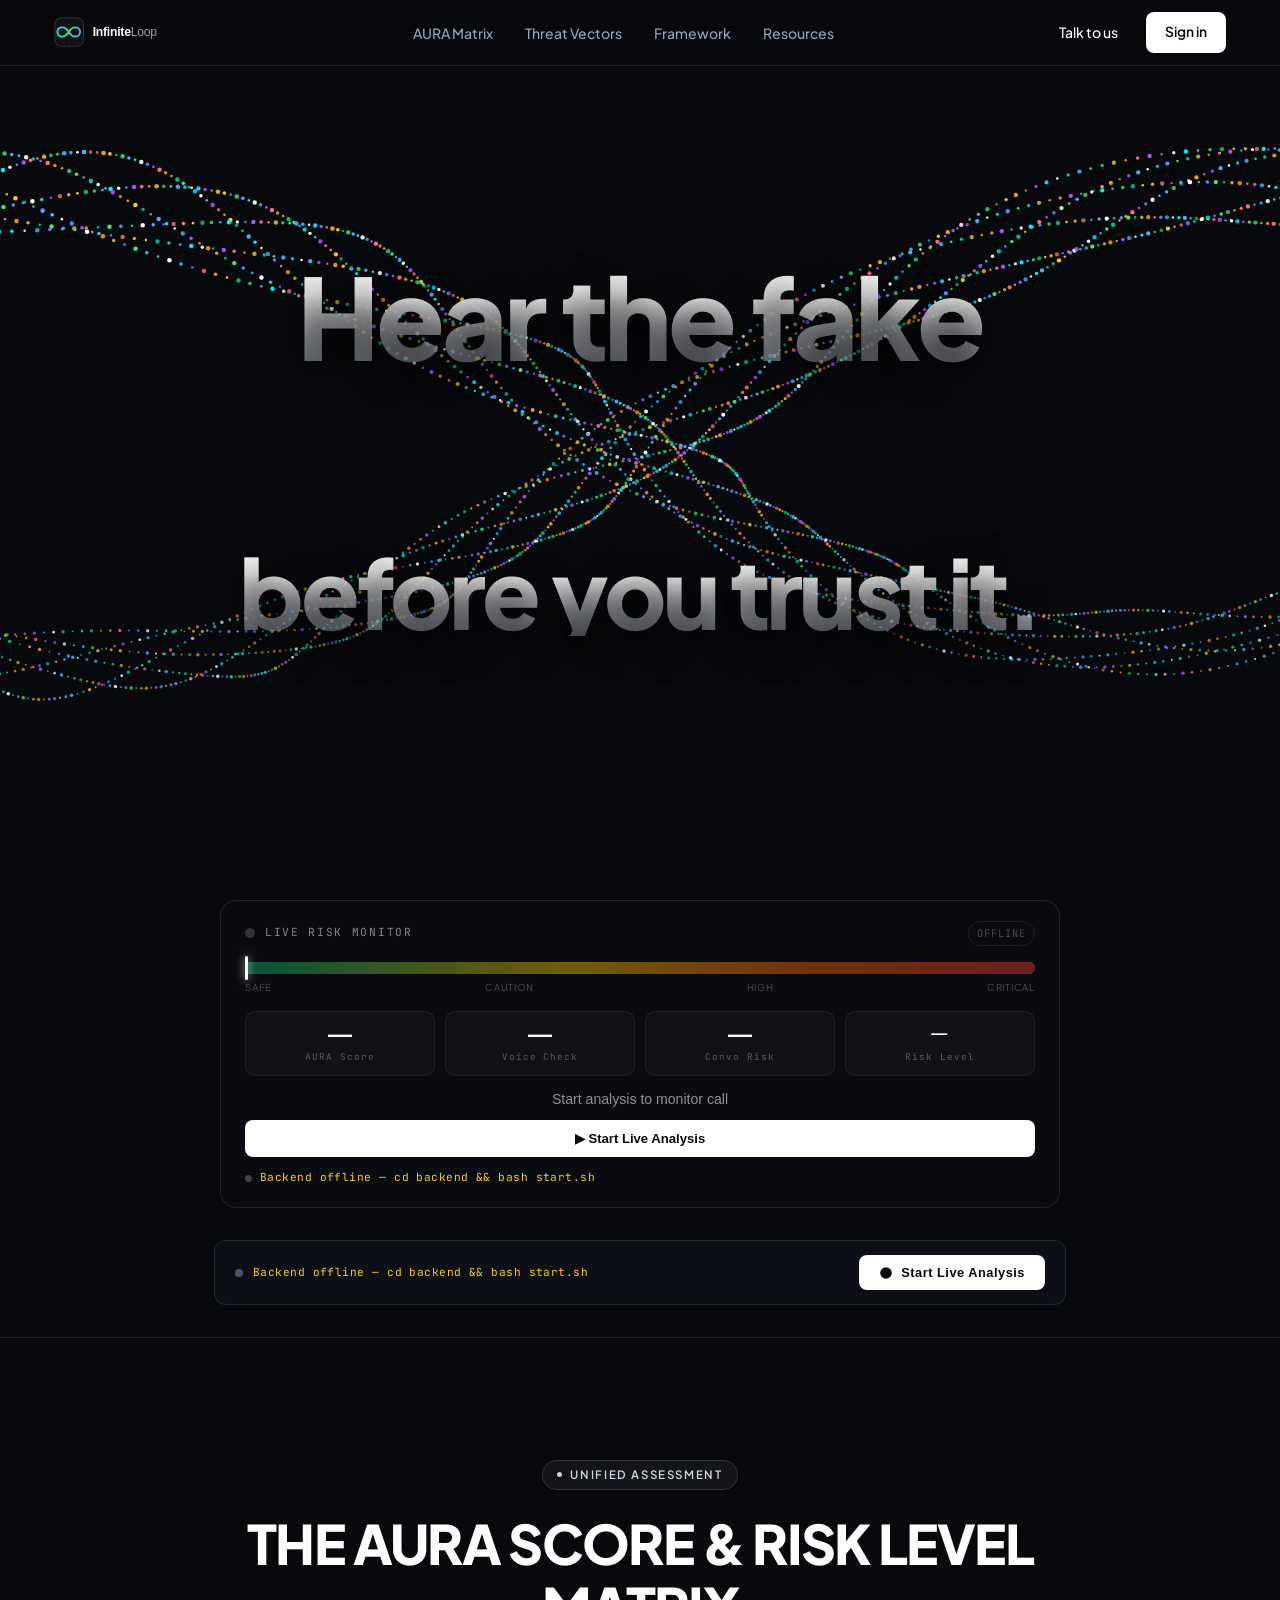
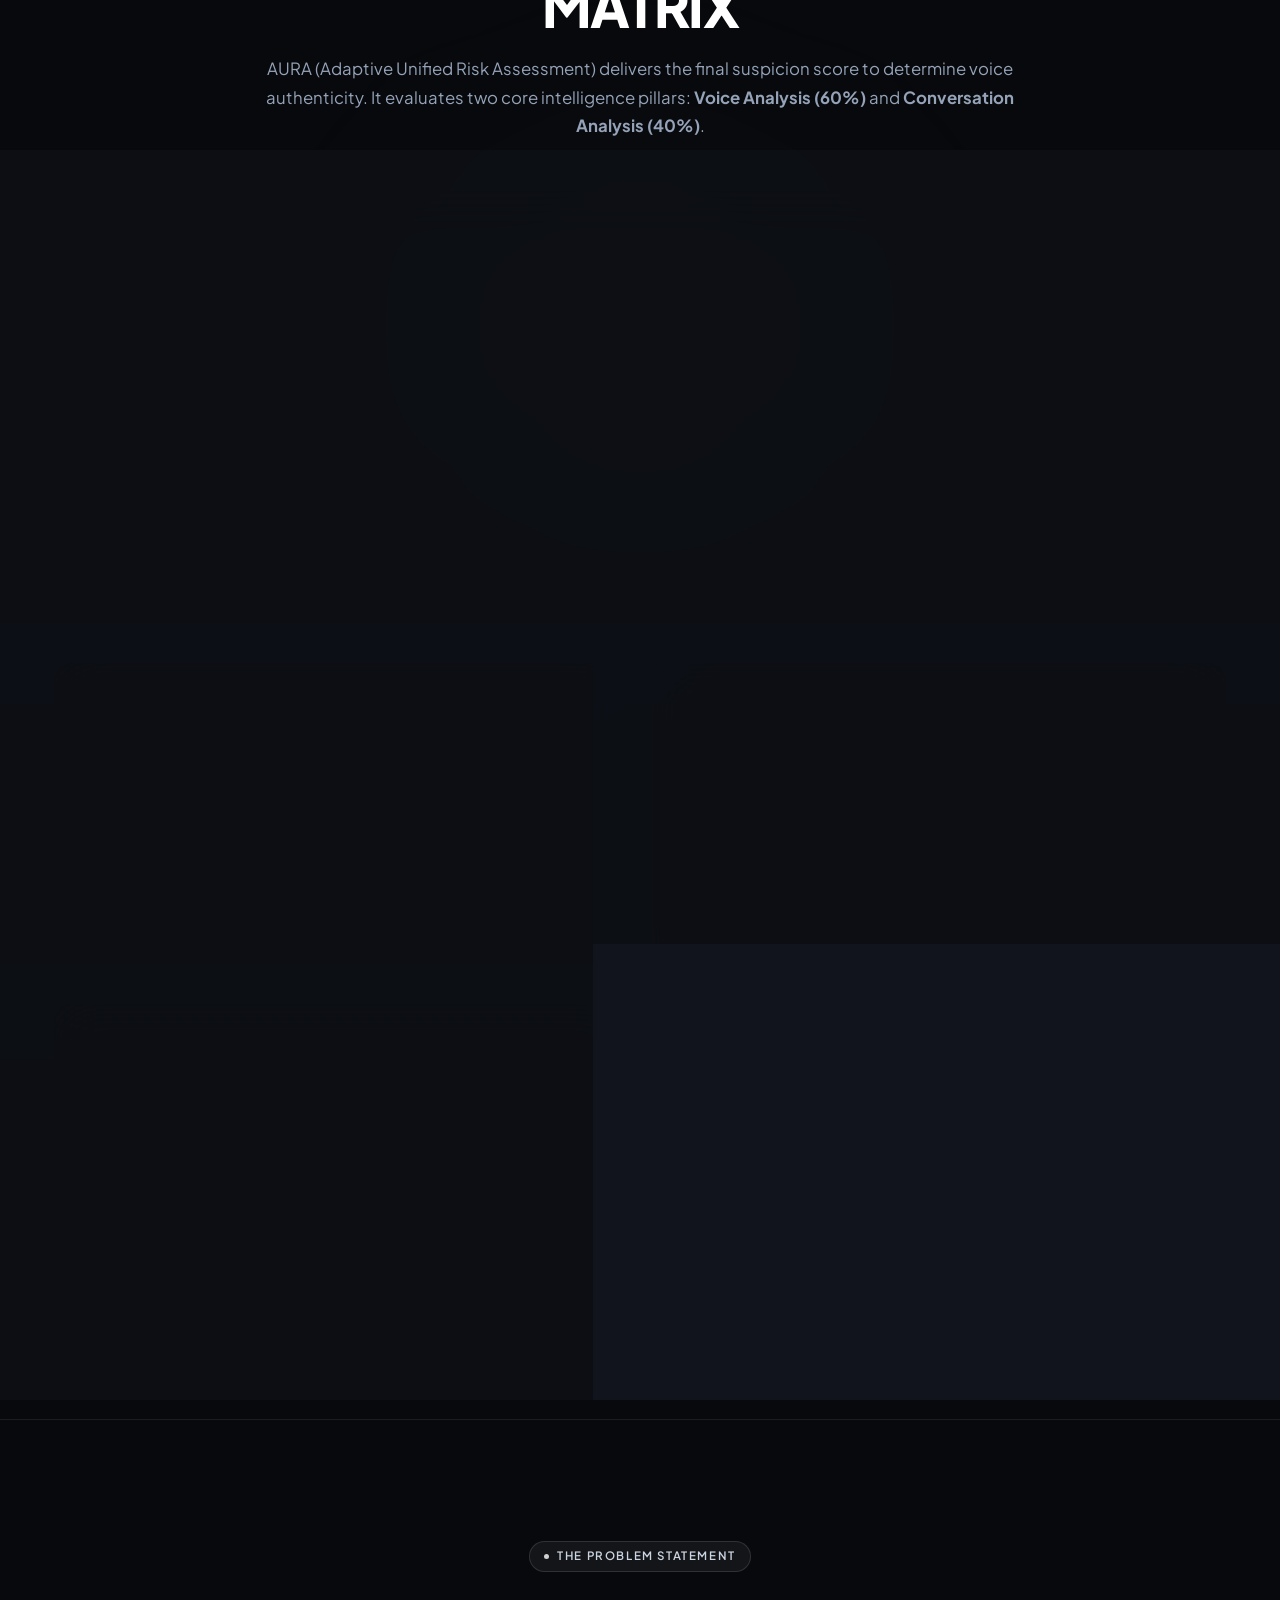
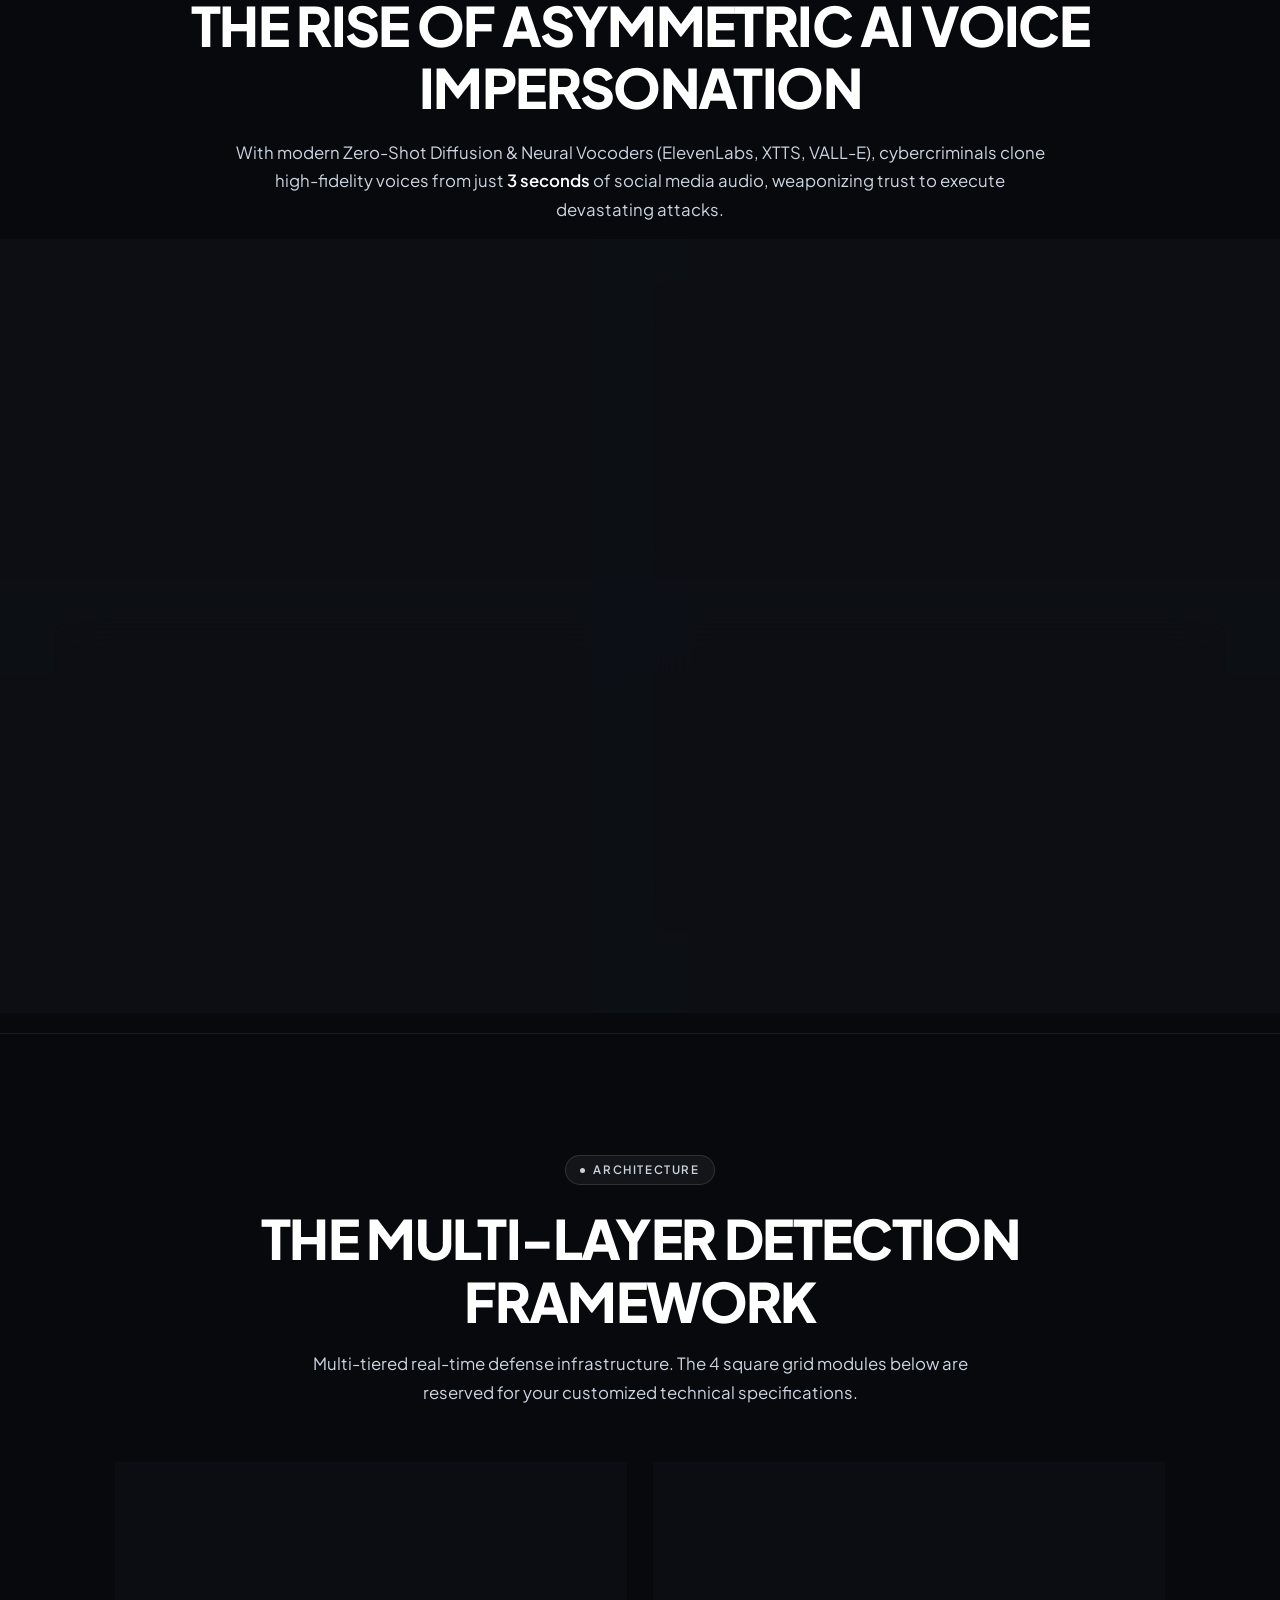
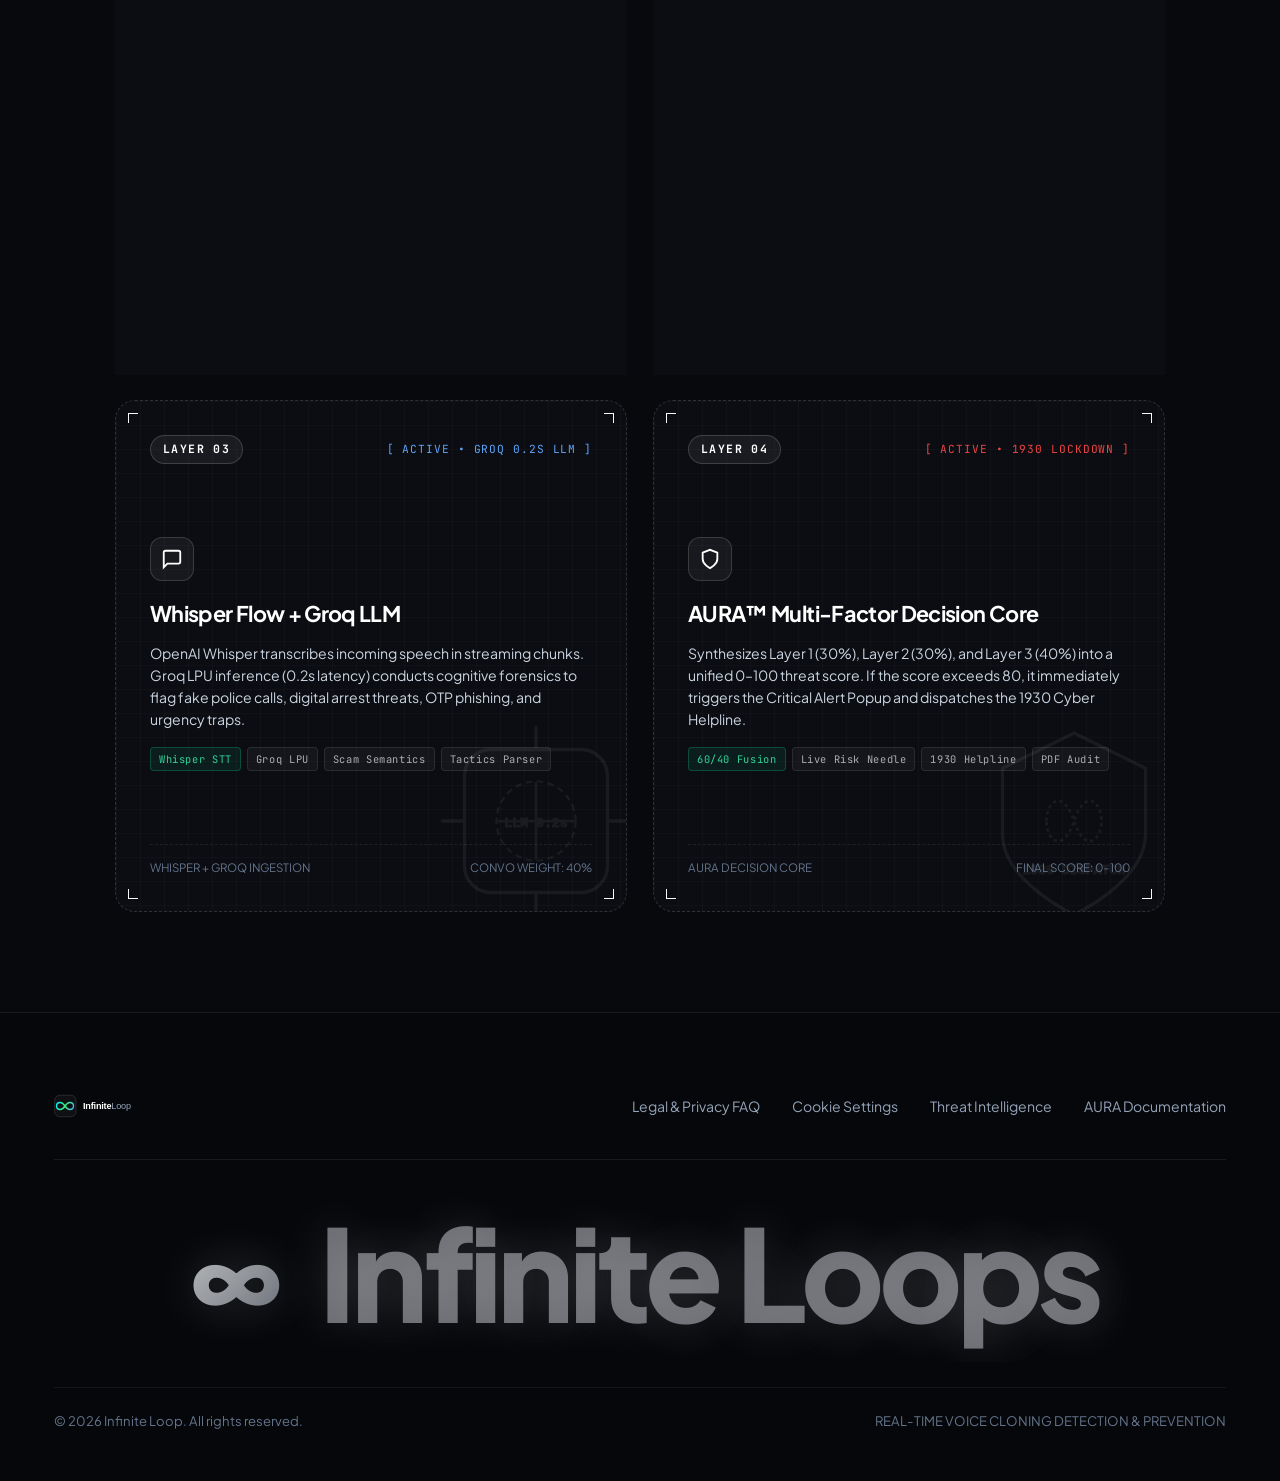
<file: index.html>
<!DOCTYPE html>
<html lang="en">
<head>
  <meta charset="UTF-8">
  <meta name="viewport" content="width=device-width, initial-scale=1.0, viewport-fit=cover">
  <title>Infinite Loop | Real-Time Voice Cloning Impersonation Detection & Defense</title>
  <meta name="description" content="AI-powered real-time detection & prevention of voice cloning impersonation attacks, neural vocoder anomalies, and zero-shot synthetic audio.">
  <link rel="icon" href="assets/logo.svg" type="image/svg+xml">

  <!-- Core & Component Styles -->
  <link rel="stylesheet" href="styles/variables.css">
  <link rel="stylesheet" href="styles/main.css">
  <link rel="stylesheet" href="styles/hero.css">
  <link rel="stylesheet" href="styles/aura-matrix.css">
  <link rel="stylesheet" href="styles/threats.css">
  <link rel="stylesheet" href="styles/framework.css">
  <link rel="stylesheet" href="styles/live-analysis.css">
  <link rel="stylesheet" href="styles/footer.css">
</head>
<body>

  <!-- Ambient Grid Background -->
  <div class="bg-ambient-grid" aria-hidden="true"></div>
  <div class="ambient-glow-top" aria-hidden="true"></div>

  <!-- Header / Navigation Bar (Gradium Monochrome Style) -->
  <header>
    <nav class="navbar" id="navbar">
      <div class="container nav-inner">
        <a href="#" class="brand-wrapper" aria-label="Infinite Loop Home">
          <img src="assets/logo.svg" alt="Infinite Loop Logo" class="brand-logo-img">
        </a>

        <ul class="nav-links">
          <li><a href="#aura-matrix" class="nav-link">AURA Matrix</a></li>
          <li><a href="#threats" class="nav-link">Threat Vectors</a></li>
          <li><a href="#framework" class="nav-link">Framework</a></li>
          <li><a href="#footer" class="nav-link">Resources</a></li>
        </ul>

        <div class="nav-actions">
          <a href="mailto:contact@infiniteloop.ai" class="btn-nav-talk">Talk to us</a>
          <a href="#aura-matrix" class="btn-nav-signin">Sign in</a>
          <button class="mobile-burger" aria-label="Toggle navigation">
            <svg width="22" height="22" viewBox="0 0 24 24" fill="none" stroke="currentColor" stroke-width="2">
              <line x1="3" y1="12" x2="21" y2="12"></line>
              <line x1="3" y1="6" x2="21" y2="6"></line>
              <line x1="3" y1="18" x2="21" y2="18"></line>
            </svg>
          </button>
        </div>
      </div>
    </nav>
  </header>

  <main>
    <!-- ============================================================ -->
    <!-- SECTION 1: HERO / ENTRANCE (Image 1 Style)                   -->
    <!-- "Hear the fake" / "before you trust it." + Constant Loop     -->
    <!-- ============================================================ -->
    <section class="hero-section" id="hero">
      <!-- 3D Particle Canvas Background - Constant at one place -->
      <div class="hero-canvas-container">
        <canvas id="infinity-particles-canvas"></canvas>
      </div>

      <!-- Giant Typography - Overlapping loop naturally & properly fitted -->
      <div class="hero-giant-typography" aria-hidden="true">
        <h1 class="giant-text-row giant-text-top">Hear the fake</h1>
        <div class="giant-text-row giant-text-bottom">before you trust it.</div>
      </div>
    </section>

    <!-- Live Analysis Widget (floats below hero, anchors to AURA section) -->
    <div class="live-analysis-bar" id="live-analysis-bar">
      <div class="live-bar-inner">
        <div class="live-status-group">
          <span class="live-dot" id="live-dot"></span>
          <span class="ws-status-badge ws-status-info" id="ws-status-text">Backend offline &mdash; run: cd backend &amp;&amp; bash start.sh</span>
        </div>
        <button class="btn-live-analysis" id="btn-start-analysis">
          <svg width="14" height="14" viewBox="0 0 24 24" fill="currentColor"><circle cx="12" cy="12" r="10"/><polygon points="10 8 16 12 10 16 10 8" fill="#07080b"/></svg>
          Start Live Analysis
        </button>
      </div>
      <!-- Expandable live signal panel -->
      <div class="live-analysis-panel" id="live-analysis-panel" style="display:none;">
        <div class="live-panel-header">REAL-TIME SIGNAL READOUT</div>
        <div class="live-panel-content" id="live-panel-content">
          <div class="live-stat-row"><span class="live-stat-label">Waiting for audio stream&hellip;</span></div>
        </div>
      </div>
    </div>


    <!-- ============================================================ -->
    <!-- SECTION 2: THE AURA SCORE & RISK LEVEL MATRIX (Image 5)      -->
    <!-- Monochrome 2x2 Grid with Embedded Loop Design                -->
    <!-- ============================================================ -->
    <section class="aura-section" id="aura-matrix">
      <div class="aura-bg-glow" aria-hidden="true"></div>
      <div class="container">
        <div class="aura-header">
          <div class="section-eyebrow">
            <span class="eyebrow-dot"></span>
            <span>UNIFIED ASSESSMENT</span>
          </div>
          <h2 class="section-title">THE AURA SCORE &amp; RISK LEVEL MATRIX</h2>
          <p class="section-desc">
            AURA (Adaptive Unified Risk Assessment) delivers the final suspicion score to determine voice authenticity. It evaluates two core intelligence pillars: <strong>Voice Analysis (60%)</strong> and <strong>Conversation Analysis (40%)</strong>.
          </p>
        </div>

        <!-- Formula Flow Card (Two Factors: Voice 60% + Conversation 40%) -->
        <div class="aura-formula-card">
          <div class="formula-flow-grid">
            <!-- Factor 1: Voice Analysis (60%) -->
            <div class="weight-card">
              <div class="weight-header">
                <span class="weight-var">w₁ = 60%</span>
                <span class="factor-tag">Voice Authenticity</span>
              </div>
              <h3 class="weight-title">Voice Analysis</h3>
              <p class="weight-desc">RawNet2 &amp; AASIST neural networks check if the voice is an authentic human or an AI clone by listening for robotic pitch, breathing, and digital vocoder artifacts.</p>
              <div class="weight-icon">
                <svg width="22" height="22" viewBox="0 0 24 24" fill="none" stroke="currentColor" stroke-width="2">
                  <path d="M2 10v3M6 6v11M10 3v18M14 8v7M18 5v13M22 10v3"/>
                </svg>
              </div>
            </div>

            <div class="math-operator">+</div>

            <!-- Factor 2: Conversation Analysis (40%) -->
            <div class="weight-card">
              <div class="weight-header">
                <span class="weight-var">w₂ = 40%</span>
                <span class="factor-tag">Scam &amp; Extortion Detection</span>
              </div>
              <h3 class="weight-title">Conversation Analysis</h3>
              <p class="weight-desc">OpenAI Whisper transcribes the speech while AI scam detectors look for digital arrest threats, police impersonation, OTP requests, and urgency pressure.</p>
              <div class="weight-icon">
                <svg width="22" height="22" viewBox="0 0 24 24" fill="none" stroke="currentColor" stroke-width="2">
                  <path d="M21 15a2 2 0 0 1-2 2H7l-4 4V5a2 2 0 0 1 2-2h14a2 2 0 0 1 2 2z"></path>
                </svg>
              </div>
            </div>

            <div class="math-operator">=</div>

            <!-- Result Box -->
            <div class="aura-result-box">
              <span class="aura-result-label">FINAL SUSPICION SCORE</span>
              <div class="aura-result-title">AURA™</div>
              <div class="aura-result-score" id="aura-score-display">88 / 100</div>
              <div class="aura-verdict-indicator" id="aura-verdict-text">Verdict: Critical Suspicion (Fake/Extortion)</div>
            </div>
          </div>

          <!-- Interactive Risk Calibration Sliders (Dual Control) -->
          <div class="calculator-slider-row">
            <div class="slider-group">
              <span class="slider-label">Voice Suspicion (<strong>60%</strong>):</span>
              <input type="range" min="0" max="100" value="90" class="aura-score-slider" id="voice-score-input" aria-label="Voice Analysis Suspicion Slider">
              <span class="slider-val-readout" id="voice-val-readout">90%</span>
            </div>

            <div class="slider-group">
              <span class="slider-label">Convo Suspicion (<strong>40%</strong>):</span>
              <input type="range" min="0" max="100" value="85" class="aura-score-slider" id="convo-score-input" aria-label="Conversation Analysis Suspicion Slider">
              <span class="slider-val-readout" id="convo-val-readout">85%</span>
            </div>

            <span style="font-family: var(--font-mono); font-size: 0.78rem; color: var(--text-muted);">
              REAL-TIME TWO-FACTOR ENGINE ACTIVE
            </span>
          </div>
        </div>

        <!-- 2x2 Risk Level Matrix Grid with Explanatory Text & Embedded Loop Design -->
        <div class="risk-tiers-grid">
          <!-- 0 - 30 LOW RISK -->
          <div class="risk-card risk-card-low">
            <!-- Embedded Loop Design in Grid Card (Image 3) -->
            <svg class="card-loop-bg-pattern" viewBox="0 0 160 120" fill="none" aria-hidden="true">
              <path d="M30 60 C30 35 55 20 80 60 C105 100 130 85 130 60 C130 35 105 20 80 60 C55 100 30 85 30 60 Z" stroke="rgba(255,255,255,0.22)" stroke-width="5" stroke-dasharray="2 4" stroke-linecap="round"/>
              <path d="M35 60 C35 38 58 25 80 60 C102 95 125 82 125 60 C125 38 102 25 80 60 C58 95 35 82 35 60 Z" stroke="rgba(255,255,255,0.4)" stroke-width="1.5" stroke-dasharray="1 3"/>
            </svg>

            <div class="tier-top-row">
              <span class="tier-score-pill">0 - 30</span>
              <svg class="tier-icon" viewBox="0 0 24 24" fill="none" stroke="currentColor" stroke-width="2">
                <path d="M12 22s8-4 8-10V5l-8-3-8 3v7c0 6 8 10 8 10z"/>
                <path d="m9 12 2 2 4-4"/>
              </svg>
            </div>
            
            <div class="tier-main-content">
              <h3 class="tier-title">SAFE (LOW RISK)</h3>
              <p class="tier-explanation-text">
                Natural human voice verified with normal breathing and speaking rhythm. Conversation contains no signs of extortion, panic, or fraudulent demands.
              </p>
            </div>

            <div class="tier-action-pill">
              <svg width="15" height="15" viewBox="0 0 24 24" fill="none" stroke="currentColor" stroke-width="2.5"><polyline points="20 6 9 17 4 12"></polyline></svg>
              <span>Safe to Talk &bull; Normal Call Permitted</span>
            </div>
          </div>

          <!-- 31 - 60 MEDIUM RISK -->
          <div class="risk-card risk-card-medium">
            <svg class="card-loop-bg-pattern" viewBox="0 0 160 120" fill="none" aria-hidden="true">
              <path d="M30 60 C30 35 55 20 80 60 C105 100 130 85 130 60 C130 35 105 20 80 60 C55 100 30 85 30 60 Z" stroke="rgba(255,255,255,0.22)" stroke-width="5" stroke-dasharray="2 4" stroke-linecap="round"/>
              <path d="M35 60 C35 38 58 25 80 60 C102 95 125 82 125 60 C125 38 102 25 80 60 C58 95 35 82 35 60 Z" stroke="rgba(255,255,255,0.4)" stroke-width="1.5" stroke-dasharray="1 3"/>
            </svg>

            <div class="tier-top-row">
              <span class="tier-score-pill">31 - 60</span>
              <svg class="tier-icon" viewBox="0 0 24 24" fill="none" stroke="currentColor" stroke-width="2">
                <circle cx="12" cy="12" r="10"></circle>
                <path d="M9.09 9a3 3 0 0 1 5.83 1c0 2-3 3-3 3"></path>
                <line x1="12" y1="17" x2="12.01" y2="17"></line>
              </svg>
            </div>
            
            <div class="tier-main-content">
              <h3 class="tier-title">CAUTION (MEDIUM RISK)</h3>
              <p class="tier-explanation-text">
                Minor synthetic distortion or unusual questions detected. Could be bad phone connection or early scam testing. Verify caller identity before sharing information.
              </p>
            </div>

            <div class="tier-action-pill">
              <svg width="15" height="15" viewBox="0 0 24 24" fill="none" stroke="currentColor" stroke-width="2.5"><circle cx="12" cy="12" r="10"></circle><line x1="12" y1="8" x2="12" y2="12"></line><line x1="12" y1="16" x2="12.01" y2="16"></line></svg>
              <span>Verify Caller &bull; Do Not Share Private Info</span>
            </div>
          </div>

          <!-- 61 - 80 HIGH RISK -->
          <div class="risk-card risk-card-high">
            <svg class="card-loop-bg-pattern" viewBox="0 0 160 120" fill="none" aria-hidden="true">
              <path d="M30 60 C30 35 55 20 80 60 C105 100 130 85 130 60 C130 35 105 20 80 60 C55 100 30 85 30 60 Z" stroke="rgba(255,255,255,0.22)" stroke-width="5" stroke-dasharray="2 4" stroke-linecap="round"/>
              <path d="M35 60 C35 38 58 25 80 60 C102 95 125 82 125 60 C125 38 102 25 80 60 C58 95 35 82 35 60 Z" stroke="rgba(255,255,255,0.4)" stroke-width="1.5" stroke-dasharray="1 3"/>
            </svg>

            <div class="tier-top-row">
              <span class="tier-score-pill">61 - 80</span>
              <svg class="tier-icon" viewBox="0 0 24 24" fill="none" stroke="currentColor" stroke-width="2">
                <path d="m21.73 18-8-14a2 2 0 0 0-3.48 0l-8 14A2 2 0 0 0 4 21h16a2 2 0 0 0 1.73-3Z"></path>
                <line x1="12" y1="9" x2="12" y2="13"></line>
                <line x1="12" y1="17" x2="12.01" y2="17"></line>
              </svg>
            </div>
            
            <div class="tier-main-content">
              <h3 class="tier-title">HIGH RISK</h3>
              <p class="tier-explanation-text">
                Probable AI voice clone or high-pressure scam detected. Caller is creating artificial urgency, claiming an emergency, or demanding immediate action.
              </p>
            </div>

            <div class="tier-action-pill">
              <svg width="15" height="15" viewBox="0 0 24 24" fill="none" stroke="currentColor" stroke-width="2.5"><path d="M10.29 3.86L1.82 18a2 2 0 0 0 1.71 3h16.94a2 2 0 0 0 1.71-3L13.71 3.86a2 2 0 0 0-3.42 0z"></path><line x1="12" y1="9" x2="12" y2="13"></line><line x1="12" y1="17" x2="12.01" y2="17"></line></svg>
              <span>High Alert &bull; Hang Up &amp; Verify Number</span>
            </div>
          </div>

          <!-- 81 - 100 CRITICAL -->
          <div class="risk-card risk-card-critical active-tier">
            <svg class="card-loop-bg-pattern" viewBox="0 0 160 120" fill="none" aria-hidden="true">
              <path d="M30 60 C30 35 55 20 80 60 C105 100 130 85 130 60 C130 35 105 20 80 60 C55 100 30 85 30 60 Z" stroke="rgba(255,255,255,0.22)" stroke-width="5" stroke-dasharray="2 4" stroke-linecap="round"/>
              <path d="M35 60 C35 38 58 25 80 60 C102 95 125 82 125 60 C125 38 102 25 80 60 C58 95 35 82 35 60 Z" stroke="rgba(255,255,255,0.4)" stroke-width="1.5" stroke-dasharray="1 3"/>
            </svg>

            <div class="tier-top-row">
              <span class="tier-score-pill">81 - 100</span>
              <svg class="tier-icon" viewBox="0 0 24 24" fill="none" stroke="currentColor" stroke-width="2">
                <path d="M8.5 14.5A2.5 2.5 0 0 0 11 12c0-1.38-.5-2-1-3-1.072-2.143-.224-4.054 2-6 .5 2.5 2 4.9 4 6.5 2 1.6 3 3.5 3 5.5a7 7 0 1 1-14 0c0-1.153.433-2.294 1-3a2.5 2.5 0 0 0 2.5 2.5z"></path>
              </svg>
            </div>
            
            <div class="tier-main-content">
              <h3 class="tier-title">CRITICAL SCAM THREAT</h3>
              <p class="tier-explanation-text">
                Confirmed AI voice clone (RawNet2 + AASIST match) and active extortion or scam attack. Hang up immediately and dial 1930 (National Cyber Crime Helpline).
              </p>
            </div>

            <div class="tier-action-pill">
              <svg width="15" height="15" viewBox="0 0 24 24" fill="none" stroke="currentColor" stroke-width="2.5"><circle cx="12" cy="12" r="10"></circle><line x1="4.93" y1="4.93" x2="19.07" y2="19.07"></line></svg>
              <span>Instant Call Termination &bull; Dial 1930 Cyber Helpline</span>
            </div>
          </div>
        </div>
      </div>
    </section>


    <!-- ============================================================ -->
    <!-- SECTION 3: THE PROBLEM STATEMENT                             -->
    <!-- "THE RISE OF ASYMMETRIC AI VOICE IMPERSONATION" (2x2 Grid)   -->
    <!-- ============================================================ -->
    <section class="threats-section" id="threats">
      <div class="container">
        <div class="threats-header">
          <div class="section-eyebrow">
            <span class="eyebrow-dot"></span>
            <span>THE PROBLEM STATEMENT</span>
          </div>
          <h2 class="threats-title">THE RISE OF ASYMMETRIC AI VOICE IMPERSONATION</h2>
          <p class="threats-desc">
            With modern Zero-Shot Diffusion &amp; Neural Vocoders (ElevenLabs, XTTS, VALL-E), cybercriminals clone high-fidelity voices from just <strong>3 seconds</strong> of social media audio, weaponizing trust to execute devastating attacks.
          </p>
        </div>

        <div class="threats-grid">
          <!-- Card 1: Vishing & Digital Arrest Scams -->
          <div class="threat-card">
            <svg class="card-loop-bg-pattern" viewBox="0 0 160 120" fill="none" aria-hidden="true">
              <path d="M30 60 C30 35 55 20 80 60 C105 100 130 85 130 60 C130 35 105 20 80 60 C55 100 30 85 30 60 Z" stroke="rgba(255,255,255,0.22)" stroke-width="5" stroke-dasharray="2 4" stroke-linecap="round"/>
              <path d="M35 60 C35 38 58 25 80 60 C102 95 125 82 125 60 C125 38 102 25 80 60 C58 95 35 82 35 60 Z" stroke="rgba(255,255,255,0.4)" stroke-width="1.5" stroke-dasharray="1 3"/>
            </svg>

            <div>
              <div class="threat-card-top">
                <span class="threat-badge">CRITICAL THREAT</span>
                <div class="threat-icon-wrap">
                  <svg width="22" height="22" viewBox="0 0 24 24" fill="none" stroke="currentColor" stroke-width="2">
                    <path d="M22 16.92v3a2 2 0 0 1-2.18 2 19.79 19.79 0 0 1-8.63-3.07 19.5 19.5 0 0 1-6-6 19.79 19.79 0 0 1-3.07-8.67A2 2 0 0 1 4.11 2h3a2 2 0 0 1 2 1.72 12.84 12.84 0 0 0 .7 2.81 2 2 0 0 1-.45 2.11L8.09 9.91a16 16 0 0 0 6 6l1.27-1.27a2 2 0 0 1 2.11-.45 12.84 12.84 0 0 0 2.81.7A2 2 0 0 1 22 16.92z"></path>
                    <path d="M14.05 2a9 9 0 0 1 7.95 7.95"></path>
                    <path d="M14.05 6A5 5 0 0 1 18 10"></path>
                  </svg>
                </div>
              </div>
              <h3 class="threat-heading">Vishing &amp; Digital Arrest Scams</h3>
              <p class="threat-text">
                Impersonating law enforcement, customs, and CBI officers with artificial urgency, intimidation, and cloned authoritative voices to extort millions under fabricated "Digital Arrest" warrants.
              </p>
            </div>
            <div class="threat-stat-row">
              <span class="threat-stat-big">30%</span>
              <span class="threat-stat-label">Of all voice clone extortion incidents in India</span>
            </div>
          </div>

          <!-- Card 2: Fake Kidnapping & Medical Distress -->
          <div class="threat-card">
            <svg class="card-loop-bg-pattern" viewBox="0 0 160 120" fill="none" aria-hidden="true">
              <path d="M30 60 C30 35 55 20 80 60 C105 100 130 85 130 60 C130 35 105 20 80 60 C55 100 30 85 30 60 Z" stroke="rgba(255,255,255,0.22)" stroke-width="5" stroke-dasharray="2 4" stroke-linecap="round"/>
              <path d="M35 60 C35 38 58 25 80 60 C102 95 125 82 125 60 C125 38 102 25 80 60 C58 95 35 82 35 60 Z" stroke="rgba(255,255,255,0.4)" stroke-width="1.5" stroke-dasharray="1 3"/>
            </svg>

            <div>
              <div class="threat-card-top">
                <span class="threat-badge">EMOTIONAL EXTORTION</span>
                <div class="threat-icon-wrap">
                  <svg width="22" height="22" viewBox="0 0 24 24" fill="none" stroke="currentColor" stroke-width="2">
                    <path d="M19 14c1.49-1.46 3-3.21 3-5.5A5.5 5.5 0 0 0 16.5 3c-1.76 0-3 .5-4.5 2-1.5-1.5-2.74-2-4.5-2A5.5 5.5 0 0 0 2 8.5c0 2.3 1.5 4.05 3 5.5l7 7Z"></path>
                    <path d="m12 5-1 5 3 2-2 5"></path>
                  </svg>
                </div>
              </div>
              <h3 class="threat-heading">Fake Kidnapping &amp; Medical Distress</h3>
              <p class="threat-text">
                Simulating panic-stricken voices of family members crying in staged accidents or hospital emergencies, exploiting biological parental instinct before victims can verify authenticity.
              </p>
            </div>
            <div class="threat-stat-row">
              <span class="threat-stat-big">55%</span>
              <span class="threat-stat-label">The dominant vector targeting families</span>
            </div>
          </div>

          <!-- Card 3: CEO Fraud & Banking KYC Scams -->
          <div class="threat-card">
            <svg class="card-loop-bg-pattern" viewBox="0 0 160 120" fill="none" aria-hidden="true">
              <path d="M30 60 C30 35 55 20 80 60 C105 100 130 85 130 60 C130 35 105 20 80 60 C55 100 30 85 30 60 Z" stroke="rgba(255,255,255,0.22)" stroke-width="5" stroke-dasharray="2 4" stroke-linecap="round"/>
              <path d="M35 60 C35 38 58 25 80 60 C102 95 125 82 125 60 C125 38 102 25 80 60 C58 95 35 82 35 60 Z" stroke="rgba(255,255,255,0.4)" stroke-width="1.5" stroke-dasharray="1 3"/>
            </svg>

            <div>
              <div class="threat-card-top">
                <span class="threat-badge">ENTERPRISE ATTACK</span>
                <div class="threat-icon-wrap">
                  <svg width="22" height="22" viewBox="0 0 24 24" fill="none" stroke="currentColor" stroke-width="2">
                    <rect width="20" height="14" x="2" y="7" rx="2" ry="2"></rect>
                    <path d="M16 21V5a2 2 0 0 0-2-2h-4a2 2 0 0 0-2 2v16"></path>
                  </svg>
                </div>
              </div>
              <h3 class="threat-heading">CEO Fraud &amp; Banking KYC Scams</h3>
              <p class="threat-text">
                Cloning executives to authorize urgent wire transfers or spoofing bank managers claiming blocked KYC/ATM cards, bypassing traditional voice biometrics that only measure similarity.
              </p>
            </div>
            <div class="threat-stat-row">
              <span class="threat-stat-big">15%</span>
              <span class="threat-stat-label">High-value enterprise &amp; retail banking fraud</span>
            </div>
          </div>

          <!-- Card 4: Synthetic Biometric & IVR Bypass -->
          <div class="threat-card">
            <svg class="card-loop-bg-pattern" viewBox="0 0 160 120" fill="none" aria-hidden="true">
              <path d="M30 60 C30 35 55 20 80 60 C105 100 130 85 130 60 C130 35 105 20 80 60 C55 100 30 85 30 60 Z" stroke="rgba(255,255,255,0.22)" stroke-width="5" stroke-dasharray="2 4" stroke-linecap="round"/>
              <path d="M35 60 C35 38 58 25 80 60 C102 95 125 82 125 60 C125 38 102 25 80 60 C58 95 35 82 35 60 Z" stroke="rgba(255,255,255,0.4)" stroke-width="1.5" stroke-dasharray="1 3"/>
            </svg>

            <div>
              <div class="threat-card-top">
                <span class="threat-badge">BIOMETRIC EVASION</span>
                <div class="threat-icon-wrap">
                  <svg width="22" height="22" viewBox="0 0 24 24" fill="none" stroke="currentColor" stroke-width="2">
                    <path d="M12 2a10 10 0 1 0 10 10A10 10 0 0 0 12 2zm0 18a8 8 0 1 1 8-8 8 8 0 0 1-8 8z"></path>
                    <path d="M12 6v6l4 2"></path>
                  </svg>
                </div>
              </div>
              <h3 class="threat-heading">Synthetic Biometric &amp; IVR Bypass</h3>
              <p class="threat-text">
                Injecting neural waveform audio into automated banking call centers to impersonate authorized account holders and circumvent legacy voiceprint matchers that fail to detect synthesis artifacts.
              </p>
            </div>
            <div class="threat-stat-row">
              <span class="threat-stat-big">92%</span>
              <span class="threat-stat-label">Traditional IVR voice biometrics bypass rate</span>
            </div>
          </div>
        </div>
      </div>
    </section>


    <!-- ============================================================ -->
    <!-- SECTION 4: THE MULTI-LAYER DETECTION FRAMEWORK               -->
    <!-- 4 Square Grid Left Free For Custom Content                   -->
    <!-- ============================================================ -->
    <section class="framework-section" id="framework">
      <div class="container">
        <div class="framework-header">
          <div class="section-eyebrow">
            <span class="eyebrow-dot"></span>
            <span>ARCHITECTURE</span>
          </div>
          <h2 class="framework-title">THE MULTI-LAYER DETECTION FRAMEWORK</h2>
          <p class="framework-desc">
            Multi-tiered real-time defense infrastructure. The 4 square grid modules below are reserved for your customized technical specifications.
          </p>
        </div>

        <div class="framework-four-grid">
          <!-- Layer 01: RawNet2 -->
          <div class="framework-slot-card">
            <!-- Background Watermark Logo -->
            <svg class="card-bg-watermark" viewBox="0 0 200 200" fill="none" stroke="currentColor" aria-hidden="true">
              <path d="M10 100 Q30 20, 50 100 T90 100 T130 100 T170 100 T190 100" stroke-width="4" stroke-linecap="round"/>
              <path d="M10 100 Q40 60, 70 100 T130 100 T190 100" stroke-width="2" stroke-dasharray="4 4"/>
              <circle cx="100" cy="100" r="80" stroke-width="1.5" stroke-dasharray="8 8"/>
              <circle cx="100" cy="100" r="45" stroke-width="2"/>
              <text x="100" y="105" text-anchor="middle" font-size="13" font-family="monospace" font-weight="bold" fill="currentColor">RAWNET2</text>
            </svg>

            <div class="slot-corner-tl"></div>
            <div class="slot-corner-tr"></div>
            <div class="slot-corner-bl"></div>
            <div class="slot-corner-br"></div>

            <div class="slot-header">
              <span class="slot-layer-badge">LAYER 01</span>
              <span class="slot-status-indicator" style="color: #34d399;">[ ACTIVE • ASVspoof 2019 ]</span>
            </div>

            <div class="slot-center-body">
              <div class="slot-icon-box">
                <svg width="22" height="22" viewBox="0 0 24 24" fill="none" stroke="currentColor" stroke-width="2">
                  <path d="M2 10v3M6 6v11M10 3v18M14 8v7M18 5v13M22 10v3"/>
                </svg>
              </div>
              <h3 class="slot-prompt-title">RawNet2 Neural Waveform Detector</h3>
              <p class="slot-prompt-sub">Direct time-domain anti-spoofing engine operating on 64,000 raw audio samples. Sinc-convolution filters and Feature Map Scaling (FMS) expose neural vocoder phase artifacts without spectrogram loss.</p>
              <div class="slot-tags-row">
                <span class="slot-pill highlight">Time-Domain</span>
                <span class="slot-pill">128 Sinc Filters</span>
                <span class="slot-pill">FMS Scaling</span>
                <span class="slot-pill">MPS GPU</span>
              </div>
            </div>

            <div class="slot-footer">
              <span>INPUT: 16kHz RAW PCM</span>
              <span>VOICE WEIGHT: 30%</span>
            </div>
          </div>

          <!-- Layer 02: AASIST -->
          <div class="framework-slot-card">
            <!-- Background Watermark Logo -->
            <svg class="card-bg-watermark" viewBox="0 0 200 200" fill="none" stroke="currentColor" aria-hidden="true">
              <circle cx="50" cy="50" r="14" stroke-width="3"/>
              <circle cx="150" cy="50" r="14" stroke-width="3"/>
              <circle cx="100" cy="110" r="22" stroke-width="3"/>
              <circle cx="40" cy="165" r="12" stroke-width="2.5"/>
              <circle cx="160" cy="165" r="12" stroke-width="2.5"/>
              <line x1="50" y1="50" x2="150" y2="50" stroke-width="2" stroke-dasharray="4 4"/>
              <line x1="50" y1="50" x2="100" y2="110" stroke-width="2.5"/>
              <line x1="150" y1="50" x2="100" y2="110" stroke-width="2.5"/>
              <line x1="100" y1="110" x2="40" y2="165" stroke-width="2.5"/>
              <line x1="100" y1="110" x2="160" y2="165" stroke-width="2.5"/>
              <text x="100" y="115" text-anchor="middle" font-size="12" font-family="monospace" font-weight="bold" fill="currentColor">AASIST</text>
            </svg>

            <div class="slot-corner-tl"></div>
            <div class="slot-corner-tr"></div>
            <div class="slot-corner-bl"></div>
            <div class="slot-corner-br"></div>

            <div class="slot-header">
              <span class="slot-layer-badge">LAYER 02</span>
              <span class="slot-status-indicator" style="color: #34d399;">[ ACTIVE • NAVER CLOVA AI ]</span>
            </div>

            <div class="slot-center-body">
              <div class="slot-icon-box">
                <svg width="22" height="22" viewBox="0 0 24 24" fill="none" stroke="currentColor" stroke-width="2">
                  <circle cx="6" cy="6" r="3"></circle>
                  <circle cx="18" cy="6" r="3"></circle>
                  <circle cx="12" cy="18" r="3"></circle>
                  <line x1="8.5" y1="7.5" x2="10.5" y2="16.5"></line>
                  <line x1="15.5" y1="7.5" x2="13.5" y2="16.5"></line>
                  <line x1="9" y1="6" x2="15" y2="6"></line>
                </svg>
              </div>
              <h3 class="slot-prompt-title">AASIST Graph Attention Network</h3>
              <p class="slot-prompt-sub">State-of-the-art spectro-temporal graph attention network. Models interconnected spectral and temporal graph representations to uncover cross-band acoustic discontinuities in cloned speech.</p>
              <div class="slot-tags-row">
                <span class="slot-pill highlight">Graph Attention (GAT)</span>
                <span class="slot-pill">Spectro-Temporal</span>
                <span class="slot-pill">Heterogeneous Pool</span>
              </div>
            </div>

            <div class="slot-footer">
              <span>SPECTRO-TEMPORAL GAT</span>
              <span>VOICE WEIGHT: 30%</span>
            </div>
          </div>

          <!-- Layer 03: Whisper Flow + Groq LLM -->
          <div class="framework-slot-card">
            <!-- Background Watermark Logo -->
            <svg class="card-bg-watermark" viewBox="0 0 200 200" fill="none" stroke="currentColor" aria-hidden="true">
              <rect x="35" y="35" width="130" height="130" rx="24" stroke-width="3"/>
              <circle cx="100" cy="100" r="36" stroke-width="2" stroke-dasharray="6 4"/>
              <path d="M65 100h70M100 65v70" stroke-width="2.5"/>
              <path d="M15 100h20M165 100h20M100 15v20M100 165v20" stroke-width="3" stroke-linecap="round"/>
              <text x="100" y="105" text-anchor="middle" font-size="12" font-family="monospace" font-weight="bold" fill="currentColor">LLM 0.2s</text>
            </svg>

            <div class="slot-corner-tl"></div>
            <div class="slot-corner-tr"></div>
            <div class="slot-corner-bl"></div>
            <div class="slot-corner-br"></div>

            <div class="slot-header">
              <span class="slot-layer-badge">LAYER 03</span>
              <span class="slot-status-indicator" style="color: #60a5fa;">[ ACTIVE • GROQ 0.2s LLM ]</span>
            </div>

            <div class="slot-center-body">
              <div class="slot-icon-box">
                <svg width="22" height="22" viewBox="0 0 24 24" fill="none" stroke="currentColor" stroke-width="2">
                  <path d="M21 15a2 2 0 0 1-2 2H7l-4 4V5a2 2 0 0 1 2-2h14a2 2 0 0 1 2 2z"></path>
                </svg>
              </div>
              <h3 class="slot-prompt-title">Whisper Flow + Groq LLM</h3>
              <p class="slot-prompt-sub">OpenAI Whisper transcribes incoming speech in streaming chunks. Groq LPU inference (0.2s latency) conducts cognitive forensics to flag fake police calls, digital arrest threats, OTP phishing, and urgency traps.</p>
              <div class="slot-tags-row">
                <span class="slot-pill highlight">Whisper STT</span>
                <span class="slot-pill">Groq LPU</span>
                <span class="slot-pill">Scam Semantics</span>
                <span class="slot-pill">Tactics Parser</span>
              </div>
            </div>

            <div class="slot-footer">
              <span>WHISPER + GROQ INGESTION</span>
              <span>CONVO WEIGHT: 40%</span>
            </div>
          </div>

          <!-- Layer 04: AURA Multi-Factor Core -->
          <div class="framework-slot-card">
            <!-- Background Watermark Logo -->
            <svg class="card-bg-watermark" viewBox="0 0 200 200" fill="none" stroke="currentColor" aria-hidden="true">
              <path d="M100 20 L165 52 V112 C165 155 100 185 100 185 C100 185 35 155 35 112 V52 Z" stroke-width="3"/>
              <path d="M75 100 C75 82 90 70 100 100 C110 130 125 118 125 100 C125 82 110 70 100 100 C90 130 75 118 75 100 Z" stroke-width="2.5" stroke-dasharray="3 3"/>
              <text x="100" y="148" text-anchor="middle" font-size="12" font-family="monospace" font-weight="bold" fill="currentColor">1930 DISPATCH</text>
            </svg>

            <div class="slot-corner-tl"></div>
            <div class="slot-corner-tr"></div>
            <div class="slot-corner-bl"></div>
            <div class="slot-corner-br"></div>

            <div class="slot-header">
              <span class="slot-layer-badge">LAYER 04</span>
              <span class="slot-status-indicator" style="color: #ef4444;">[ ACTIVE • 1930 LOCKDOWN ]</span>
            </div>

            <div class="slot-center-body">
              <div class="slot-icon-box">
                <svg width="22" height="22" viewBox="0 0 24 24" fill="none" stroke="currentColor" stroke-width="2">
                  <path d="M12 22s8-4 8-10V5l-8-3-8 3v7c0 6 8 10 8 10z"></path>
                </svg>
              </div>
              <h3 class="slot-prompt-title">AURA™ Multi-Factor Decision Core</h3>
              <p class="slot-prompt-sub">Synthesizes Layer 1 (30%), Layer 2 (30%), and Layer 3 (40%) into a unified 0–100 threat score. If the score exceeds 80, it immediately triggers the Critical Alert Popup and dispatches the 1930 Cyber Helpline.</p>
              <div class="slot-tags-row">
                <span class="slot-pill highlight">60/40 Fusion</span>
                <span class="slot-pill">Live Risk Needle</span>
                <span class="slot-pill">1930 Helpline</span>
                <span class="slot-pill">PDF Audit</span>
              </div>
            </div>

            <div class="slot-footer">
              <span>AURA DECISION CORE</span>
              <span>FINAL SCORE: 0–100</span>
            </div>
          </div>
        </div>
      </div>
    </section>
  </main>


  <!-- ============================================================ -->
  <!-- SECTION 5: MASSIVE BLURRY WHITE FOOTER (Image 5)             -->
  <!-- "Infinite Loops" with infinity symbol & blurry white text    -->
  <!-- ============================================================ -->
  <footer class="site-footer" id="footer">
    <div class="container">
      <!-- Top Links Row -->
      <div class="footer-top-row">
        <div class="footer-brand-title">
          <img src="assets/logo.svg" alt="Infinite Loop" style="height: 24px;">
        </div>

        <ul class="footer-nav-links">
          <li><a href="#" class="footer-nav-link">Legal &amp; Privacy FAQ</a></li>
          <li><a href="#" class="footer-nav-link">Cookie Settings</a></li>
          <li><a href="#threats" class="footer-nav-link">Threat Intelligence</a></li>
          <li><a href="#aura-matrix" class="footer-nav-link">AURA Documentation</a></li>
        </ul>
      </div>

      <div class="footer-divider-line"></div>

      <!-- Gigantic Blurry White Typography Title (Image 5 Style) -->
      <div class="footer-giant-brand-wrap" aria-label="Infinite Loops Brand Banner">
        <div class="footer-giant-title">
          <span class="footer-infinity-symbol">∞</span>
          <span>Infinite Loops</span>
        </div>
      </div>

      <!-- Bottom Copyright Row -->
      <div class="footer-bottom-row">
        <span>&copy; 2026 Infinite Loop. All rights reserved.</span>
        <span>REAL-TIME VOICE CLONING DETECTION &amp; PREVENTION</span>
      </div>
    </div>
  </footer>

  <!-- Scripts -->
  <script src="scripts/infinity-canvas.js"></script>
  <script src="scripts/aura-calculator.js"></script>
  <script src="scripts/main.js"></script>
  <script src="scripts/ws-client.js"></script>
</body>
</html>
</file>
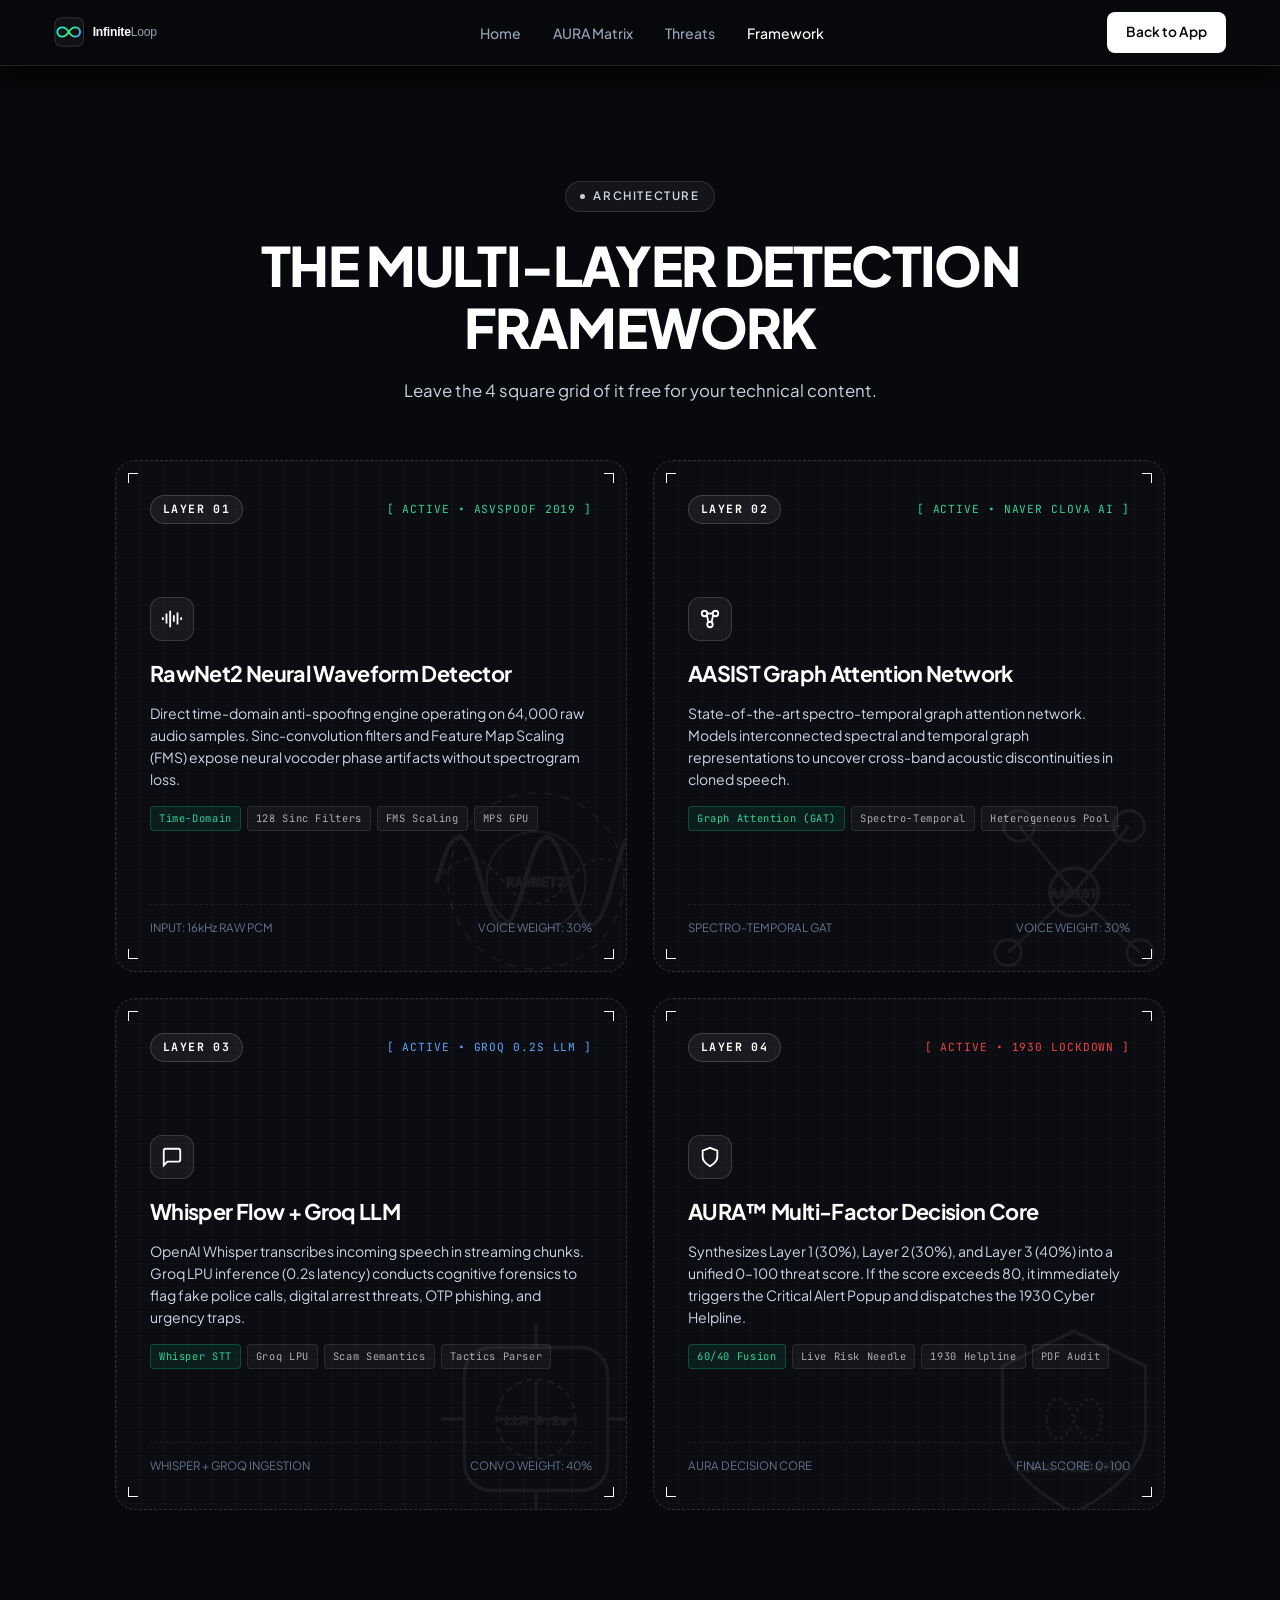
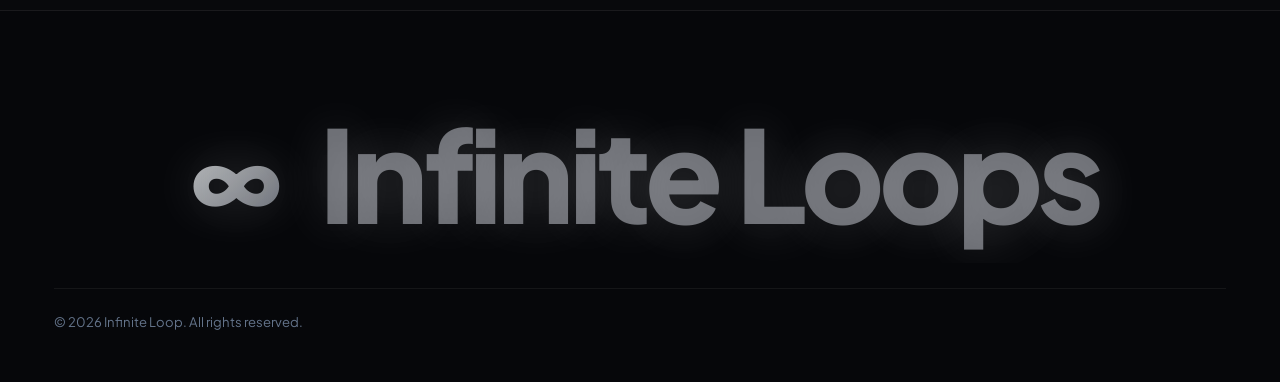
<file: pages/framework.html>
<!DOCTYPE html>
<html lang="en">
<head>
  <meta charset="UTF-8">
  <meta name="viewport" content="width=device-width, initial-scale=1.0">
  <title>Multi-Layer Detection Framework | Infinite Loop</title>
  <link rel="icon" href="../assets/logo.svg" type="image/svg+xml">
  <link rel="stylesheet" href="../styles/variables.css">
  <link rel="stylesheet" href="../styles/main.css">
  <link rel="stylesheet" href="../styles/framework.css">
  <link rel="stylesheet" href="../styles/footer.css">
</head>
<body>
  <div class="bg-ambient-grid" aria-hidden="true"></div>

  <header>
    <nav class="navbar scrolled">
      <div class="container nav-inner">
        <a href="../index.html" class="brand-wrapper">
          <img src="../assets/logo.svg" alt="Infinite Loop Logo" class="brand-logo-img">
        </a>
        <ul class="nav-links">
          <li><a href="../index.html" class="nav-link">Home</a></li>
          <li><a href="../pages/matrix.html" class="nav-link">AURA Matrix</a></li>
          <li><a href="../pages/threats.html" class="nav-link">Threats</a></li>
          <li><a href="../pages/framework.html" class="nav-link active">Framework</a></li>
        </ul>
        <div class="nav-actions">
          <a href="../index.html" class="btn-nav-signin">Back to App</a>
        </div>
      </div>
    </nav>
  </header>

  <main style="padding-top: 60px;">
    <section class="framework-section" style="border: none;">
      <div class="container">
        <div class="framework-header">
          <div class="section-eyebrow">
            <span class="eyebrow-dot"></span>
            <span>ARCHITECTURE</span>
          </div>
          <h1 class="framework-title">THE MULTI-LAYER DETECTION FRAMEWORK</h1>
          <p class="framework-desc">
            Leave the 4 square grid of it free for your technical content.
          </p>
        </div>

        <div class="framework-four-grid">
          <!-- Layer 01: RawNet2 -->
          <div class="framework-slot-card">
            <svg class="card-bg-watermark" viewBox="0 0 200 200" fill="none" stroke="currentColor" aria-hidden="true">
              <path d="M10 100 Q30 20, 50 100 T90 100 T130 100 T170 100 T190 100" stroke-width="4" stroke-linecap="round"/>
              <path d="M10 100 Q40 60, 70 100 T130 100 T190 100" stroke-width="2" stroke-dasharray="4 4"/>
              <circle cx="100" cy="100" r="80" stroke-width="1.5" stroke-dasharray="8 8"/>
              <circle cx="100" cy="100" r="45" stroke-width="2"/>
              <text x="100" y="105" text-anchor="middle" font-size="13" font-family="monospace" font-weight="bold" fill="currentColor">RAWNET2</text>
            </svg>
            <div class="slot-corner-tl"></div><div class="slot-corner-tr"></div>
            <div class="slot-corner-bl"></div><div class="slot-corner-br"></div>
            <div class="slot-header"><span class="slot-layer-badge">LAYER 01</span><span class="slot-status-indicator" style="color:#34d399;">[ ACTIVE • ASVspoof 2019 ]</span></div>
            <div class="slot-center-body">
              <div class="slot-icon-box">
                <svg width="22" height="22" viewBox="0 0 24 24" fill="none" stroke="currentColor" stroke-width="2"><path d="M2 10v3M6 6v11M10 3v18M14 8v7M18 5v13M22 10v3"/></svg>
              </div>
              <h3 class="slot-prompt-title">RawNet2 Neural Waveform Detector</h3>
              <p class="slot-prompt-sub">Direct time-domain anti-spoofing engine operating on 64,000 raw audio samples. Sinc-convolution filters and Feature Map Scaling (FMS) expose neural vocoder phase artifacts without spectrogram loss.</p>
              <div class="slot-tags-row">
                <span class="slot-pill highlight">Time-Domain</span>
                <span class="slot-pill">128 Sinc Filters</span>
                <span class="slot-pill">FMS Scaling</span>
                <span class="slot-pill">MPS GPU</span>
              </div>
            </div>
            <div class="slot-footer"><span>INPUT: 16kHz RAW PCM</span><span>VOICE WEIGHT: 30%</span></div>
          </div>

          <!-- Layer 02: AASIST -->
          <div class="framework-slot-card">
            <svg class="card-bg-watermark" viewBox="0 0 200 200" fill="none" stroke="currentColor" aria-hidden="true">
              <circle cx="50" cy="50" r="14" stroke-width="3"/>
              <circle cx="150" cy="50" r="14" stroke-width="3"/>
              <circle cx="100" cy="110" r="22" stroke-width="3"/>
              <circle cx="40" cy="165" r="12" stroke-width="2.5"/>
              <circle cx="160" cy="165" r="12" stroke-width="2.5"/>
              <line x1="50" y1="50" x2="150" y2="50" stroke-width="2" stroke-dasharray="4 4"/>
              <line x1="50" y1="50" x2="100" y2="110" stroke-width="2.5"/>
              <line x1="150" y1="50" x2="100" y2="110" stroke-width="2.5"/>
              <line x1="100" y1="110" x2="40" y2="165" stroke-width="2.5"/>
              <line x1="100" y1="110" x2="160" y2="165" stroke-width="2.5"/>
              <text x="100" y="115" text-anchor="middle" font-size="12" font-family="monospace" font-weight="bold" fill="currentColor">AASIST</text>
            </svg>
            <div class="slot-corner-tl"></div><div class="slot-corner-tr"></div>
            <div class="slot-corner-bl"></div><div class="slot-corner-br"></div>
            <div class="slot-header"><span class="slot-layer-badge">LAYER 02</span><span class="slot-status-indicator" style="color:#34d399;">[ ACTIVE • NAVER CLOVA AI ]</span></div>
            <div class="slot-center-body">
              <div class="slot-icon-box">
                <svg width="22" height="22" viewBox="0 0 24 24" fill="none" stroke="currentColor" stroke-width="2"><circle cx="6" cy="6" r="3"></circle><circle cx="18" cy="6" r="3"></circle><circle cx="12" cy="18" r="3"></circle><line x1="8.5" y1="7.5" x2="10.5" y2="16.5"></line><line x1="15.5" y1="7.5" x2="13.5" y2="16.5"></line><line x1="9" y1="6" x2="15" y2="6"></line></svg>
              </div>
              <h3 class="slot-prompt-title">AASIST Graph Attention Network</h3>
              <p class="slot-prompt-sub">State-of-the-art spectro-temporal graph attention network. Models interconnected spectral and temporal graph representations to uncover cross-band acoustic discontinuities in cloned speech.</p>
              <div class="slot-tags-row">
                <span class="slot-pill highlight">Graph Attention (GAT)</span>
                <span class="slot-pill">Spectro-Temporal</span>
                <span class="slot-pill">Heterogeneous Pool</span>
              </div>
            </div>
            <div class="slot-footer"><span>SPECTRO-TEMPORAL GAT</span><span>VOICE WEIGHT: 30%</span></div>
          </div>

          <!-- Layer 03: Whisper Flow + Groq LLM -->
          <div class="framework-slot-card">
            <svg class="card-bg-watermark" viewBox="0 0 200 200" fill="none" stroke="currentColor" aria-hidden="true">
              <rect x="35" y="35" width="130" height="130" rx="24" stroke-width="3"/>
              <circle cx="100" cy="100" r="36" stroke-width="2" stroke-dasharray="6 4"/>
              <path d="M65 100h70M100 65v70" stroke-width="2.5"/>
              <path d="M15 100h20M165 100h20M100 15v20M100 165v20" stroke-width="3" stroke-linecap="round"/>
              <text x="100" y="105" text-anchor="middle" font-size="12" font-family="monospace" font-weight="bold" fill="currentColor">LLM 0.2s</text>
            </svg>
            <div class="slot-corner-tl"></div><div class="slot-corner-tr"></div>
            <div class="slot-corner-bl"></div><div class="slot-corner-br"></div>
            <div class="slot-header"><span class="slot-layer-badge">LAYER 03</span><span class="slot-status-indicator" style="color:#60a5fa;">[ ACTIVE • GROQ 0.2s LLM ]</span></div>
            <div class="slot-center-body">
              <div class="slot-icon-box">
                <svg width="22" height="22" viewBox="0 0 24 24" fill="none" stroke="currentColor" stroke-width="2"><path d="M21 15a2 2 0 0 1-2 2H7l-4 4V5a2 2 0 0 1 2-2h14a2 2 0 0 1 2 2z"></path></svg>
              </div>
              <h3 class="slot-prompt-title">Whisper Flow + Groq LLM</h3>
              <p class="slot-prompt-sub">OpenAI Whisper transcribes incoming speech in streaming chunks. Groq LPU inference (0.2s latency) conducts cognitive forensics to flag fake police calls, digital arrest threats, OTP phishing, and urgency traps.</p>
              <div class="slot-tags-row">
                <span class="slot-pill highlight">Whisper STT</span>
                <span class="slot-pill">Groq LPU</span>
                <span class="slot-pill">Scam Semantics</span>
                <span class="slot-pill">Tactics Parser</span>
              </div>
            </div>
            <div class="slot-footer"><span>WHISPER + GROQ INGESTION</span><span>CONVO WEIGHT: 40%</span></div>
          </div>

          <!-- Layer 04: AURA Multi-Factor Core -->
          <div class="framework-slot-card">
            <svg class="card-bg-watermark" viewBox="0 0 200 200" fill="none" stroke="currentColor" aria-hidden="true">
              <path d="M100 20 L165 52 V112 C165 155 100 185 100 185 C100 185 35 155 35 112 V52 Z" stroke-width="3"/>
              <path d="M75 100 C75 82 90 70 100 100 C110 130 125 118 125 100 C125 82 110 70 100 100 C90 130 75 118 75 100 Z" stroke-width="2.5" stroke-dasharray="3 3"/>
              <text x="100" y="148" text-anchor="middle" font-size="12" font-family="monospace" font-weight="bold" fill="currentColor">1930 DISPATCH</text>
            </svg>
            <div class="slot-corner-tl"></div><div class="slot-corner-tr"></div>
            <div class="slot-corner-bl"></div><div class="slot-corner-br"></div>
            <div class="slot-header"><span class="slot-layer-badge">LAYER 04</span><span class="slot-status-indicator" style="color:#ef4444;">[ ACTIVE • 1930 LOCKDOWN ]</span></div>
            <div class="slot-center-body">
              <div class="slot-icon-box">
                <svg width="22" height="22" viewBox="0 0 24 24" fill="none" stroke="currentColor" stroke-width="2"><path d="M12 22s8-4 8-10V5l-8-3-8 3v7c0 6 8 10 8 10z"></path></svg>
              </div>
              <h3 class="slot-prompt-title">AURA™ Multi-Factor Decision Core</h3>
              <p class="slot-prompt-sub">Synthesizes Layer 1 (30%), Layer 2 (30%), and Layer 3 (40%) into a unified 0–100 threat score. If the score exceeds 80, it immediately triggers the Critical Alert Popup and dispatches the 1930 Cyber Helpline.</p>
              <div class="slot-tags-row">
                <span class="slot-pill highlight">60/40 Fusion</span>
                <span class="slot-pill">Live Risk Needle</span>
                <span class="slot-pill">1930 Helpline</span>
                <span class="slot-pill">PDF Audit</span>
              </div>
            </div>
            <div class="slot-footer"><span>AURA DECISION CORE</span><span>FINAL SCORE: 0–100</span></div>
          </div>
        </div>
        </div>
      </div>
    </section>
  </main>

  <footer class="site-footer">
    <div class="container">
      <div class="footer-giant-brand-wrap">
        <div class="footer-giant-title">
          <span class="footer-infinity-symbol">∞</span>
          <span>Infinite Loops</span>
        </div>
      </div>
      <div class="footer-bottom-row">
        <span>&copy; 2026 Infinite Loop. All rights reserved.</span>
      </div>
    </div>
  </footer>
</body>
</html>
</file>
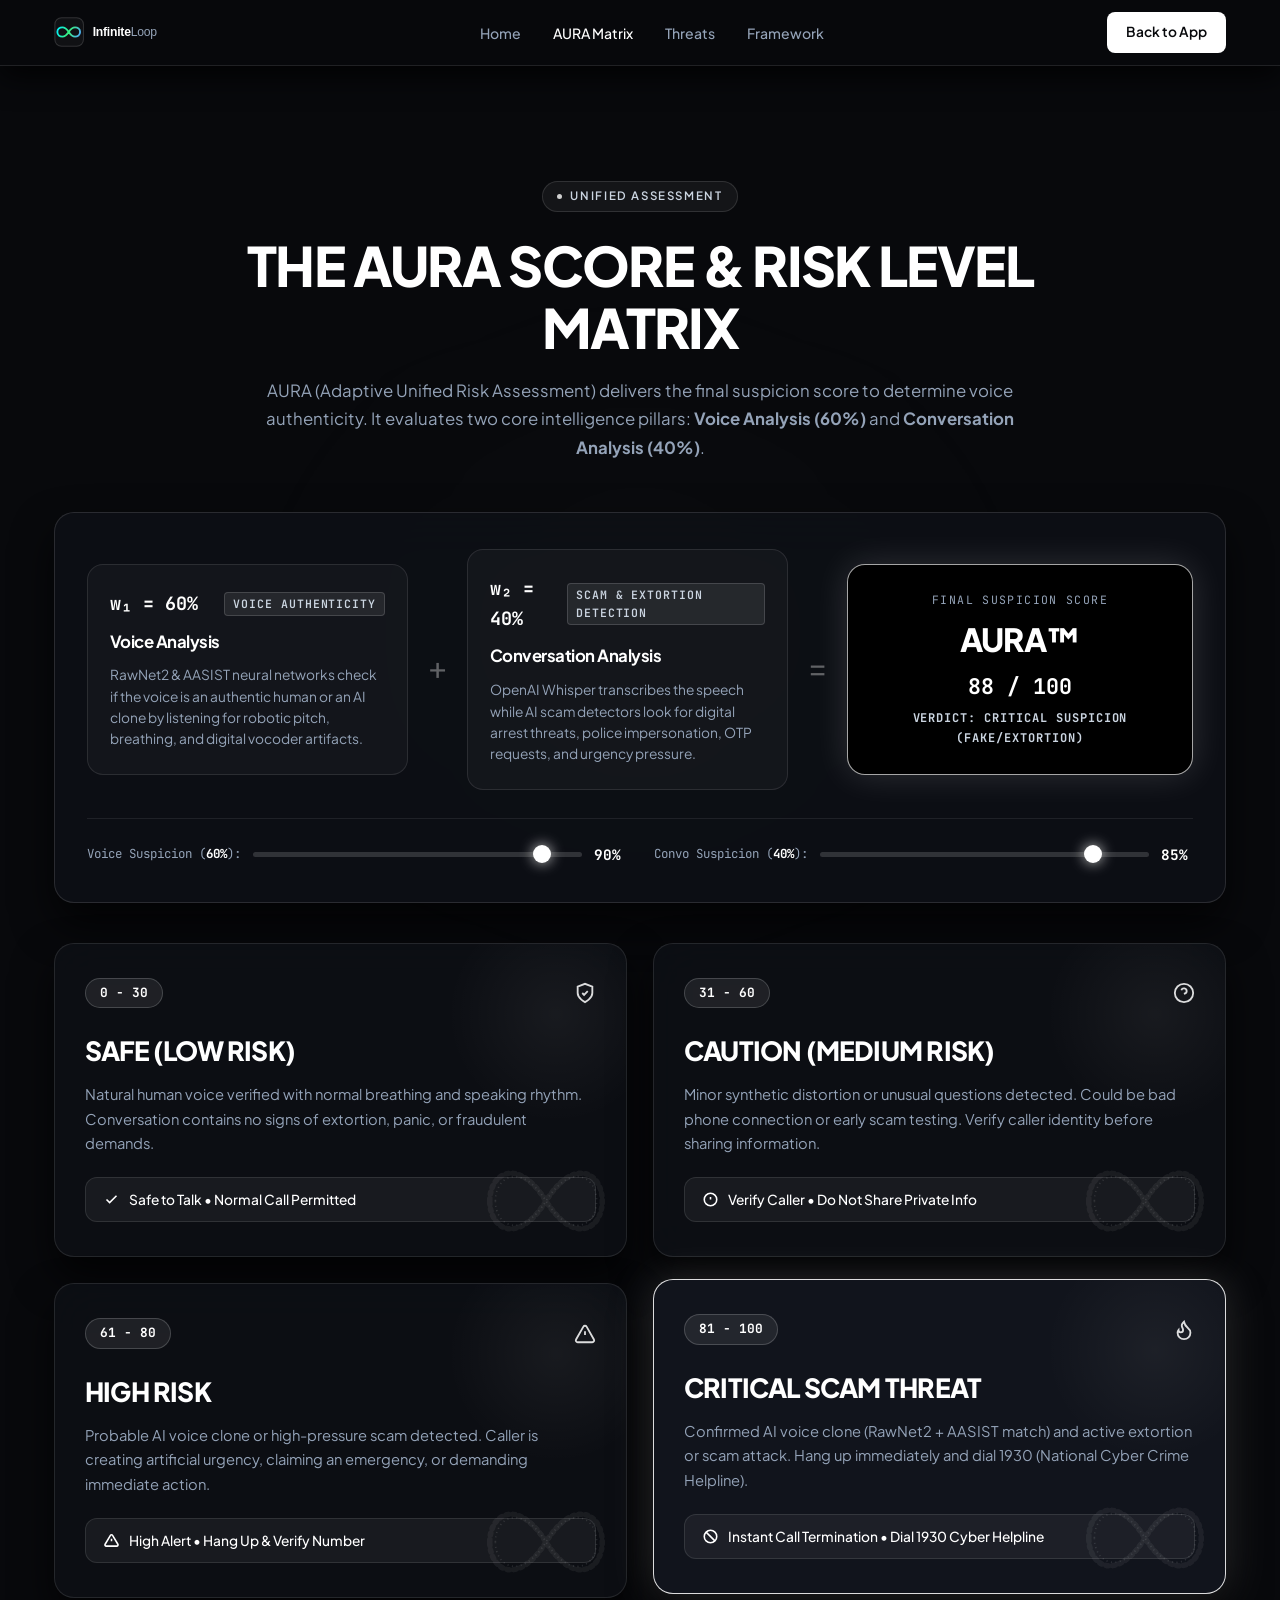
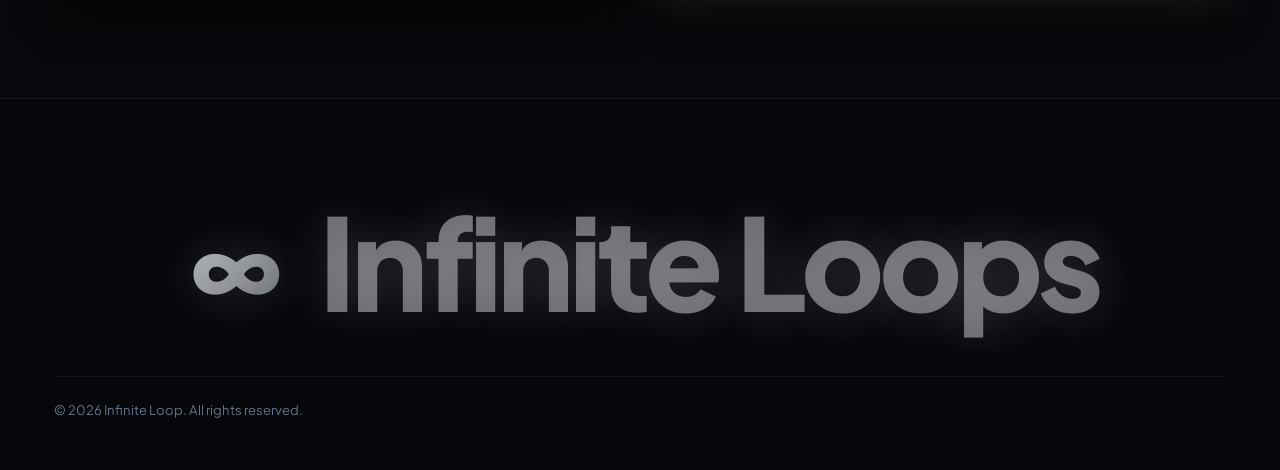
<file: pages/matrix.html>
<!DOCTYPE html>
<html lang="en">
<head>
  <meta charset="UTF-8">
  <meta name="viewport" content="width=device-width, initial-scale=1.0">
  <title>AURA Score & Risk Level Matrix | Infinite Loop</title>
  <link rel="icon" href="../assets/logo.svg" type="image/svg+xml">
  <link rel="stylesheet" href="../styles/variables.css">
  <link rel="stylesheet" href="../styles/main.css">
  <link rel="stylesheet" href="../styles/aura-matrix.css">
  <link rel="stylesheet" href="../styles/footer.css">
</head>
<body>
  <div class="bg-ambient-grid" aria-hidden="true"></div>

  <header>
    <nav class="navbar scrolled">
      <div class="container nav-inner">
        <a href="../index.html" class="brand-wrapper">
          <img src="../assets/logo.svg" alt="Infinite Loop Logo" class="brand-logo-img">
        </a>
        <ul class="nav-links">
          <li><a href="../index.html" class="nav-link">Home</a></li>
          <li><a href="../pages/matrix.html" class="nav-link active">AURA Matrix</a></li>
          <li><a href="../pages/threats.html" class="nav-link">Threats</a></li>
          <li><a href="../pages/framework.html" class="nav-link">Framework</a></li>
        </ul>
        <div class="nav-actions">
          <a href="../index.html" class="btn-nav-signin">Back to App</a>
        </div>
      </div>
    </nav>
  </header>

  <main style="padding-top: 60px;">
    <section class="aura-section" style="border: none;">
      <div class="aura-bg-glow" aria-hidden="true"></div>
      <div class="container">
        <div class="aura-header">
          <div class="section-eyebrow">
            <span class="eyebrow-dot"></span>
            <span>UNIFIED ASSESSMENT</span>
          </div>
          <h1 class="section-title">THE AURA SCORE &amp; RISK LEVEL MATRIX</h1>
          <p class="section-desc">
            AURA (Adaptive Unified Risk Assessment) delivers the final suspicion score to determine voice authenticity. It evaluates two core intelligence pillars: <strong>Voice Analysis (60%)</strong> and <strong>Conversation Analysis (40%)</strong>.
          </p>
        </div>

        <div class="aura-formula-card">
          <div class="formula-flow-grid">
            <div class="weight-card">
              <div class="weight-header">
                <span class="weight-var">w₁ = 60%</span>
                <span class="factor-tag">Voice Authenticity</span>
              </div>
              <h3 class="weight-title">Voice Analysis</h3>
              <p class="weight-desc">RawNet2 &amp; AASIST neural networks check if the voice is an authentic human or an AI clone by listening for robotic pitch, breathing, and digital vocoder artifacts.</p>
            </div>
            <div class="math-operator">+</div>
            <div class="weight-card">
              <div class="weight-header">
                <span class="weight-var">w₂ = 40%</span>
                <span class="factor-tag">Scam &amp; Extortion Detection</span>
              </div>
              <h3 class="weight-title">Conversation Analysis</h3>
              <p class="weight-desc">OpenAI Whisper transcribes the speech while AI scam detectors look for digital arrest threats, police impersonation, OTP requests, and urgency pressure.</p>
            </div>
            <div class="math-operator">=</div>
            <div class="aura-result-box">
              <span class="aura-result-label">FINAL SUSPICION SCORE</span>
              <div class="aura-result-title">AURA™</div>
              <div class="aura-result-score" id="aura-score-display">88 / 100</div>
              <div class="aura-verdict-indicator" id="aura-verdict-text">Verdict: Critical Suspicion (Fake/Extortion)</div>
            </div>
          </div>

          <div class="calculator-slider-row">
            <div class="slider-group">
              <span class="slider-label">Voice Suspicion (<strong>60%</strong>):</span>
              <input type="range" min="0" max="100" value="90" class="aura-score-slider" id="voice-score-input" aria-label="Voice Analysis Suspicion Slider">
              <span class="slider-val-readout" id="voice-val-readout">90%</span>
            </div>

            <div class="slider-group">
              <span class="slider-label">Convo Suspicion (<strong>40%</strong>):</span>
              <input type="range" min="0" max="100" value="85" class="aura-score-slider" id="convo-score-input" aria-label="Conversation Analysis Suspicion Slider">
              <span class="slider-val-readout" id="convo-val-readout">85%</span>
            </div>
          </div>
        </div>

        <!-- 2x2 Risk Tiers Grid with Explanatory Text & Embedded Loop Design -->
        <div class="risk-tiers-grid">
          <div class="risk-card risk-card-low">
            <svg class="card-loop-bg-pattern" viewBox="0 0 160 120" fill="none" aria-hidden="true">
              <path d="M30 60 C30 35 55 20 80 60 C105 100 130 85 130 60 C130 35 105 20 80 60 C55 100 30 85 30 60 Z" stroke="rgba(255,255,255,0.22)" stroke-width="5" stroke-dasharray="2 4" stroke-linecap="round"/>
              <path d="M35 60 C35 38 58 25 80 60 C102 95 125 82 125 60 C125 38 102 25 80 60 C58 95 35 82 35 60 Z" stroke="rgba(255,255,255,0.4)" stroke-width="1.5" stroke-dasharray="1 3"/>
            </svg>
            <div class="tier-top-row">
              <span class="tier-score-pill">0 - 30</span>
              <svg class="tier-icon" viewBox="0 0 24 24" fill="none" stroke="currentColor" stroke-width="2">
                <path d="M12 22s8-4 8-10V5l-8-3-8 3v7c0 6 8 10 8 10z"/><path d="m9 12 2 2 4-4"/>
              </svg>
            </div>
            <div class="tier-main-content">
              <h3 class="tier-title">SAFE (LOW RISK)</h3>
              <p class="tier-explanation-text">
                Natural human voice verified with normal breathing and speaking rhythm. Conversation contains no signs of extortion, panic, or fraudulent demands.
              </p>
            </div>
            <div class="tier-action-pill">
              <svg width="15" height="15" viewBox="0 0 24 24" fill="none" stroke="currentColor" stroke-width="2.5"><polyline points="20 6 9 17 4 12"></polyline></svg>
              <span>Safe to Talk &bull; Normal Call Permitted</span>
            </div>
          </div>

          <div class="risk-card risk-card-medium">
            <svg class="card-loop-bg-pattern" viewBox="0 0 160 120" fill="none" aria-hidden="true">
              <path d="M30 60 C30 35 55 20 80 60 C105 100 130 85 130 60 C130 35 105 20 80 60 C55 100 30 85 30 60 Z" stroke="rgba(255,255,255,0.22)" stroke-width="5" stroke-dasharray="2 4" stroke-linecap="round"/>
              <path d="M35 60 C35 38 58 25 80 60 C102 95 125 82 125 60 C125 38 102 25 80 60 C58 95 35 82 35 60 Z" stroke="rgba(255,255,255,0.4)" stroke-width="1.5" stroke-dasharray="1 3"/>
            </svg>
            <div class="tier-top-row">
              <span class="tier-score-pill">31 - 60</span>
              <svg class="tier-icon" viewBox="0 0 24 24" fill="none" stroke="currentColor" stroke-width="2">
                <circle cx="12" cy="12" r="10"/><path d="M9.09 9a3 3 0 0 1 5.83 1c0 2-3 3-3 3"/><line x1="12" y1="17" x2="12.01" y2="17"/>
              </svg>
            </div>
            <div class="tier-main-content">
              <h3 class="tier-title">CAUTION (MEDIUM RISK)</h3>
              <p class="tier-explanation-text">
                Minor synthetic distortion or unusual questions detected. Could be bad phone connection or early scam testing. Verify caller identity before sharing information.
              </p>
            </div>
            <div class="tier-action-pill">
              <svg width="15" height="15" viewBox="0 0 24 24" fill="none" stroke="currentColor" stroke-width="2.5"><circle cx="12" cy="12" r="10"/><line x1="12" y1="8" x2="12" y2="12"/><line x1="12" y1="16" x2="12.01" y2="16"/></svg>
              <span>Verify Caller &bull; Do Not Share Private Info</span>
            </div>
          </div>

          <div class="risk-card risk-card-high">
            <svg class="card-loop-bg-pattern" viewBox="0 0 160 120" fill="none" aria-hidden="true">
              <path d="M30 60 C30 35 55 20 80 60 C105 100 130 85 130 60 C130 35 105 20 80 60 C55 100 30 85 30 60 Z" stroke="rgba(255,255,255,0.22)" stroke-width="5" stroke-dasharray="2 4" stroke-linecap="round"/>
              <path d="M35 60 C35 38 58 25 80 60 C102 95 125 82 125 60 C125 38 102 25 80 60 C58 95 35 82 35 60 Z" stroke="rgba(255,255,255,0.4)" stroke-width="1.5" stroke-dasharray="1 3"/>
            </svg>
            <div class="tier-top-row">
              <span class="tier-score-pill">61 - 80</span>
              <svg class="tier-icon" viewBox="0 0 24 24" fill="none" stroke="currentColor" stroke-width="2">
                <path d="m21.73 18-8-14a2 2 0 0 0-3.48 0l-8 14A2 2 0 0 0 4 21h16a2 2 0 0 0 1.73-3Z"/><line x1="12" y1="9" x2="12" y2="13"/><line x1="12" y1="17" x2="12.01" y2="17"/>
              </svg>
            </div>
            <div class="tier-main-content">
              <h3 class="tier-title">HIGH RISK</h3>
              <p class="tier-explanation-text">
                Probable AI voice clone or high-pressure scam detected. Caller is creating artificial urgency, claiming an emergency, or demanding immediate action.
              </p>
            </div>
            <div class="tier-action-pill">
              <svg width="15" height="15" viewBox="0 0 24 24" fill="none" stroke="currentColor" stroke-width="2.5"><path d="M10.29 3.86L1.82 18a2 2 0 0 0 1.71 3h16.94a2 2 0 0 0 1.71-3L13.71 3.86a2 2 0 0 0-3.42 0z"/><line x1="12" y1="9" x2="12" y2="13"/><line x1="12" y1="17" x2="12.01" y2="17"/></svg>
              <span>High Alert &bull; Hang Up &amp; Verify Number</span>
            </div>
          </div>

          <div class="risk-card risk-card-critical active-tier">
            <svg class="card-loop-bg-pattern" viewBox="0 0 160 120" fill="none" aria-hidden="true">
              <path d="M30 60 C30 35 55 20 80 60 C105 100 130 85 130 60 C130 35 105 20 80 60 C55 100 30 85 30 60 Z" stroke="rgba(255,255,255,0.22)" stroke-width="5" stroke-dasharray="2 4" stroke-linecap="round"/>
              <path d="M35 60 C35 38 58 25 80 60 C102 95 125 82 125 60 C125 38 102 25 80 60 C58 95 35 82 35 60 Z" stroke="rgba(255,255,255,0.4)" stroke-width="1.5" stroke-dasharray="1 3"/>
            </svg>
            <div class="tier-top-row">
              <span class="tier-score-pill">81 - 100</span>
              <svg class="tier-icon" viewBox="0 0 24 24" fill="none" stroke="currentColor" stroke-width="2">
                <path d="M8.5 14.5A2.5 2.5 0 0 0 11 12c0-1.38-.5-2-1-3-1.072-2.143-.224-4.054 2-6 .5 2.5 2 4.9 4 6.5 2 1.6 3 3.5 3 5.5a7 7 0 1 1-14 0c0-1.153.433-2.294 1-3a2.5 2.5 0 0 0 2.5 2.5z"/>
              </svg>
            </div>
            <div class="tier-main-content">
              <h3 class="tier-title">CRITICAL SCAM THREAT</h3>
              <p class="tier-explanation-text">
                Confirmed AI voice clone (RawNet2 + AASIST match) and active extortion or scam attack. Hang up immediately and dial 1930 (National Cyber Crime Helpline).
              </p>
            </div>
            <div class="tier-action-pill">
              <svg width="15" height="15" viewBox="0 0 24 24" fill="none" stroke="currentColor" stroke-width="2.5"><circle cx="12" cy="12" r="10"/><line x1="4.93" y1="4.93" x2="19.07" y2="19.07"/></svg>
              <span>Instant Call Termination &bull; Dial 1930 Cyber Helpline</span>
            </div>
          </div>
        </div>
      </div>
    </section>
  </main>

  <footer class="site-footer">
    <div class="container">
      <div class="footer-giant-brand-wrap">
        <div class="footer-giant-title">
          <span class="footer-infinity-symbol">∞</span>
          <span>Infinite Loops</span>
        </div>
      </div>
      <div class="footer-bottom-row">
        <span>&copy; 2026 Infinite Loop. All rights reserved.</span>
      </div>
    </div>
  </footer>

  <script src="../scripts/aura-calculator.js"></script>
</body>
</html>
</file>
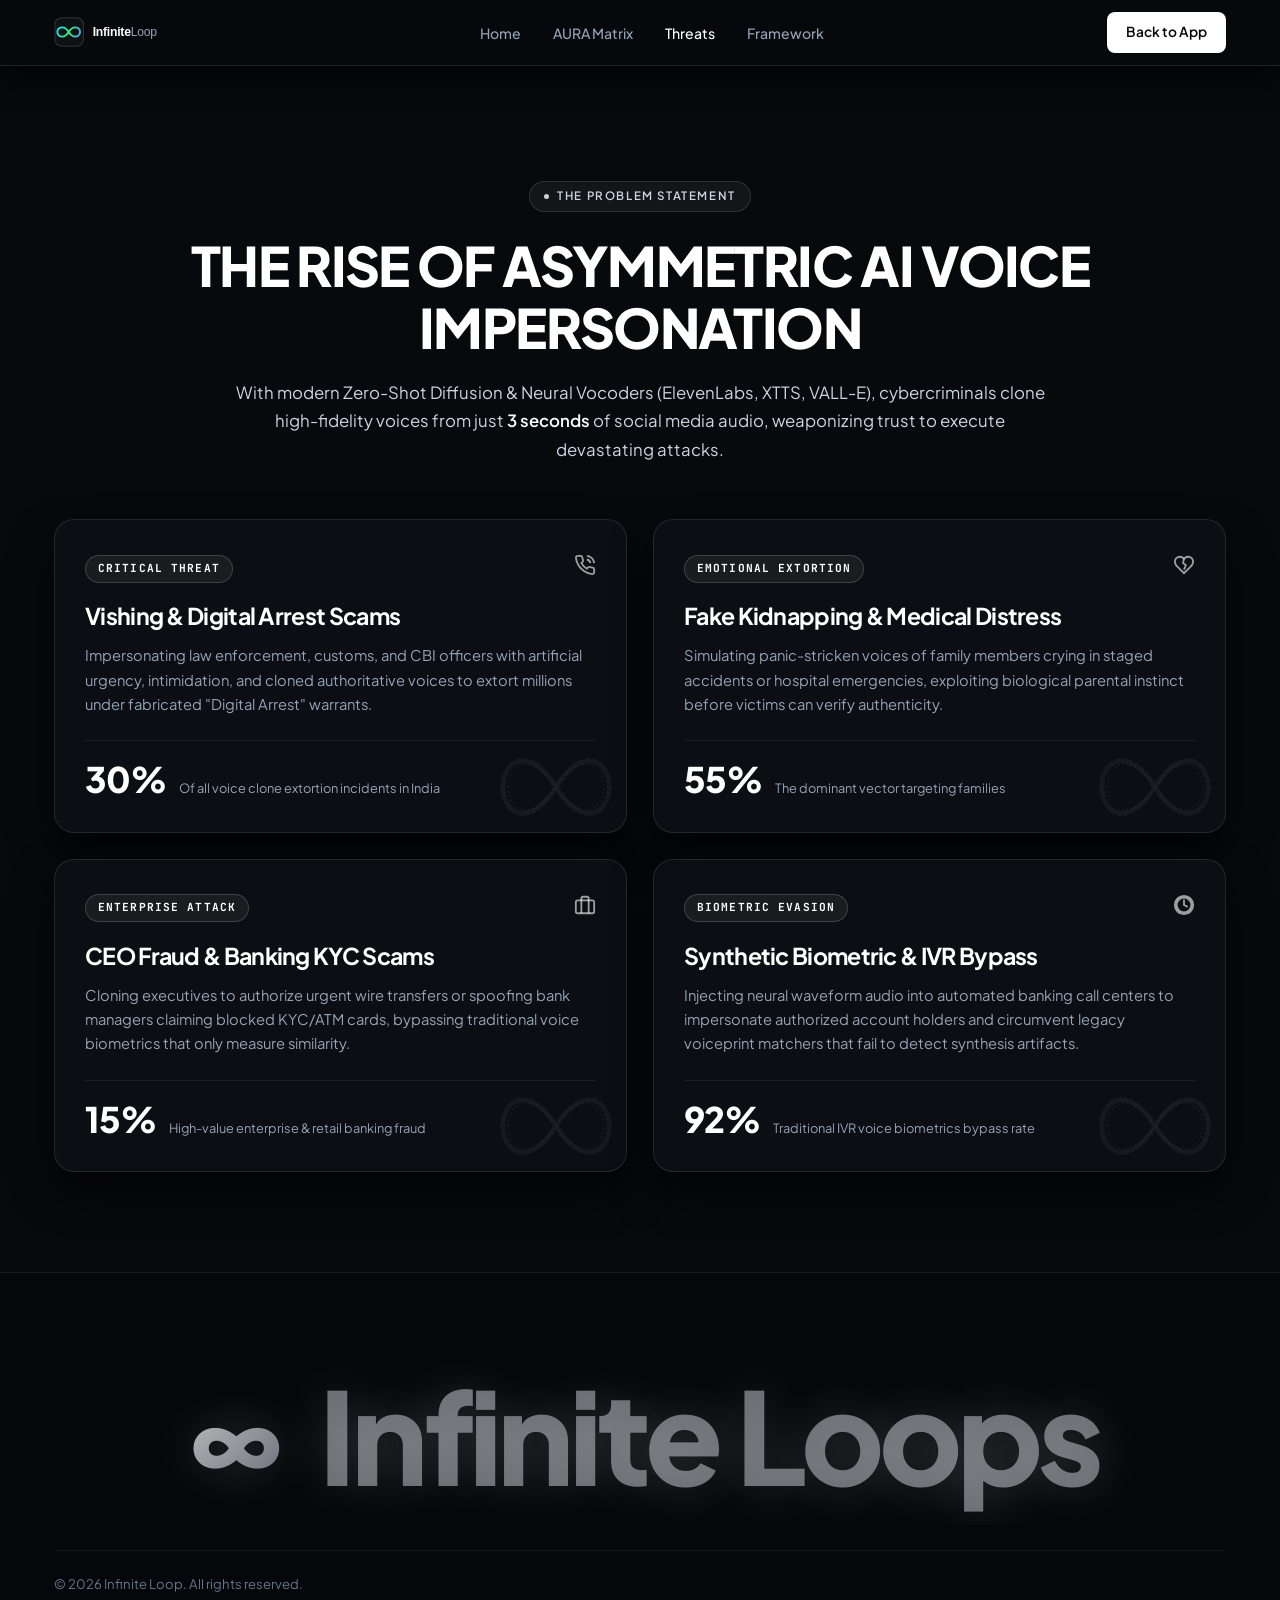
<file: pages/threats.html>
<!DOCTYPE html>
<html lang="en">
<head>
  <meta charset="UTF-8">
  <meta name="viewport" content="width=device-width, initial-scale=1.0">
  <title>Asymmetric AI Voice Impersonation | Infinite Loop</title>
  <link rel="icon" href="../assets/logo.svg" type="image/svg+xml">
  <link rel="stylesheet" href="../styles/variables.css">
  <link rel="stylesheet" href="../styles/main.css">
  <link rel="stylesheet" href="../styles/threats.css">
  <link rel="stylesheet" href="../styles/footer.css">
</head>
<body>
  <div class="bg-ambient-grid" aria-hidden="true"></div>

  <header>
    <nav class="navbar scrolled">
      <div class="container nav-inner">
        <a href="../index.html" class="brand-wrapper">
          <img src="../assets/logo.svg" alt="Infinite Loop Logo" class="brand-logo-img">
        </a>
        <ul class="nav-links">
          <li><a href="../index.html" class="nav-link">Home</a></li>
          <li><a href="../pages/matrix.html" class="nav-link">AURA Matrix</a></li>
          <li><a href="../pages/threats.html" class="nav-link active">Threats</a></li>
          <li><a href="../pages/framework.html" class="nav-link">Framework</a></li>
        </ul>
        <div class="nav-actions">
          <a href="../index.html" class="btn-nav-signin">Back to App</a>
        </div>
      </div>
    </nav>
  </header>

  <main style="padding-top: 60px;">
    <section class="threats-section" style="border: none;">
      <div class="container">
        <div class="threats-header">
          <div class="section-eyebrow">
            <span class="eyebrow-dot"></span>
            <span>THE PROBLEM STATEMENT</span>
          </div>
          <h1 class="threats-title">THE RISE OF ASYMMETRIC AI VOICE IMPERSONATION</h1>
          <p class="threats-desc">
            With modern Zero-Shot Diffusion &amp; Neural Vocoders (ElevenLabs, XTTS, VALL-E), cybercriminals clone high-fidelity voices from just <strong>3 seconds</strong> of social media audio, weaponizing trust to execute devastating attacks.
          </p>
        </div>

        <div class="threats-grid">
          <div class="threat-card">
            <svg class="card-loop-bg-pattern" viewBox="0 0 160 120" fill="none" aria-hidden="true">
              <path d="M30 60 C30 35 55 20 80 60 C105 100 130 85 130 60 C130 35 105 20 80 60 C55 100 30 85 30 60 Z" stroke="rgba(255,255,255,0.22)" stroke-width="5" stroke-dasharray="2 4" stroke-linecap="round"/>
              <path d="M35 60 C35 38 58 25 80 60 C102 95 125 82 125 60 C125 38 102 25 80 60 C58 95 35 82 35 60 Z" stroke="rgba(255,255,255,0.4)" stroke-width="1.5" stroke-dasharray="1 3"/>
            </svg>
            <div>
              <div class="threat-card-top">
                <span class="threat-badge">CRITICAL THREAT</span>
                <div class="threat-icon-wrap">
                  <svg width="22" height="22" viewBox="0 0 24 24" fill="none" stroke="currentColor" stroke-width="2">
                    <path d="M22 16.92v3a2 2 0 0 1-2.18 2 19.79 19.79 0 0 1-8.63-3.07 19.5 19.5 0 0 1-6-6 19.79 19.79 0 0 1-3.07-8.67A2 2 0 0 1 4.11 2h3a2 2 0 0 1 2 1.72 12.84 12.84 0 0 0 .7 2.81 2 2 0 0 1-.45 2.11L8.09 9.91a16 16 0 0 0 6 6l1.27-1.27a2 2 0 0 1 2.11-.45 12.84 12.84 0 0 0 2.81.7A2 2 0 0 1 22 16.92z"/>
                    <path d="M14.05 2a9 9 0 0 1 7.95 7.95"/><path d="M14.05 6A5 5 0 0 1 18 10"/>
                  </svg>
                </div>
              </div>
              <h3 class="threat-heading">Vishing &amp; Digital Arrest Scams</h3>
              <p class="threat-text">
                Impersonating law enforcement, customs, and CBI officers with artificial urgency, intimidation, and cloned authoritative voices to extort millions under fabricated "Digital Arrest" warrants.
              </p>
            </div>
            <div class="threat-stat-row">
              <span class="threat-stat-big">30%</span>
              <span class="threat-stat-label">Of all voice clone extortion incidents in India</span>
            </div>
          </div>

          <div class="threat-card">
            <svg class="card-loop-bg-pattern" viewBox="0 0 160 120" fill="none" aria-hidden="true">
              <path d="M30 60 C30 35 55 20 80 60 C105 100 130 85 130 60 C130 35 105 20 80 60 C55 100 30 85 30 60 Z" stroke="rgba(255,255,255,0.22)" stroke-width="5" stroke-dasharray="2 4" stroke-linecap="round"/>
              <path d="M35 60 C35 38 58 25 80 60 C102 95 125 82 125 60 C125 38 102 25 80 60 C58 95 35 82 35 60 Z" stroke="rgba(255,255,255,0.4)" stroke-width="1.5" stroke-dasharray="1 3"/>
            </svg>
            <div>
              <div class="threat-card-top">
                <span class="threat-badge">EMOTIONAL EXTORTION</span>
                <div class="threat-icon-wrap">
                  <svg width="22" height="22" viewBox="0 0 24 24" fill="none" stroke="currentColor" stroke-width="2">
                    <path d="M19 14c1.49-1.46 3-3.21 3-5.5A5.5 5.5 0 0 0 16.5 3c-1.76 0-3 .5-4.5 2-1.5-1.5-2.74-2-4.5-2A5.5 5.5 0 0 0 2 8.5c0 2.3 1.5 4.05 3 5.5l7 7Z"/>
                    <path d="m12 5-1 5 3 2-2 5"/>
                  </svg>
                </div>
              </div>
              <h3 class="threat-heading">Fake Kidnapping &amp; Medical Distress</h3>
              <p class="threat-text">
                Simulating panic-stricken voices of family members crying in staged accidents or hospital emergencies, exploiting biological parental instinct before victims can verify authenticity.
              </p>
            </div>
            <div class="threat-stat-row">
              <span class="threat-stat-big">55%</span>
              <span class="threat-stat-label">The dominant vector targeting families</span>
            </div>
          </div>

          <div class="threat-card">
            <svg class="card-loop-bg-pattern" viewBox="0 0 160 120" fill="none" aria-hidden="true">
              <path d="M30 60 C30 35 55 20 80 60 C105 100 130 85 130 60 C130 35 105 20 80 60 C55 100 30 85 30 60 Z" stroke="rgba(255,255,255,0.22)" stroke-width="5" stroke-dasharray="2 4" stroke-linecap="round"/>
              <path d="M35 60 C35 38 58 25 80 60 C102 95 125 82 125 60 C125 38 102 25 80 60 C58 95 35 82 35 60 Z" stroke="rgba(255,255,255,0.4)" stroke-width="1.5" stroke-dasharray="1 3"/>
            </svg>
            <div>
              <div class="threat-card-top">
                <span class="threat-badge">ENTERPRISE ATTACK</span>
                <div class="threat-icon-wrap">
                  <svg width="22" height="22" viewBox="0 0 24 24" fill="none" stroke="currentColor" stroke-width="2">
                    <rect width="20" height="14" x="2" y="7" rx="2" ry="2"/><path d="M16 21V5a2 2 0 0 0-2-2h-4a2 2 0 0 0-2 2v16"/>
                  </svg>
                </div>
              </div>
              <h3 class="threat-heading">CEO Fraud &amp; Banking KYC Scams</h3>
              <p class="threat-text">
                Cloning executives to authorize urgent wire transfers or spoofing bank managers claiming blocked KYC/ATM cards, bypassing traditional voice biometrics that only measure similarity.
              </p>
            </div>
            <div class="threat-stat-row">
              <span class="threat-stat-big">15%</span>
              <span class="threat-stat-label">High-value enterprise &amp; retail banking fraud</span>
            </div>
          </div>

          <div class="threat-card">
            <svg class="card-loop-bg-pattern" viewBox="0 0 160 120" fill="none" aria-hidden="true">
              <path d="M30 60 C30 35 55 20 80 60 C105 100 130 85 130 60 C130 35 105 20 80 60 C55 100 30 85 30 60 Z" stroke="rgba(255,255,255,0.22)" stroke-width="5" stroke-dasharray="2 4" stroke-linecap="round"/>
              <path d="M35 60 C35 38 58 25 80 60 C102 95 125 82 125 60 C125 38 102 25 80 60 C58 95 35 82 35 60 Z" stroke="rgba(255,255,255,0.4)" stroke-width="1.5" stroke-dasharray="1 3"/>
            </svg>
            <div>
              <div class="threat-card-top">
                <span class="threat-badge">BIOMETRIC EVASION</span>
                <div class="threat-icon-wrap">
                  <svg width="22" height="22" viewBox="0 0 24 24" fill="none" stroke="currentColor" stroke-width="2">
                    <path d="M12 2a10 10 0 1 0 10 10A10 10 0 0 0 12 2zm0 18a8 8 0 1 1 8-8 8 8 0 0 1-8 8z"/><path d="M12 6v6l4 2"/>
                  </svg>
                </div>
              </div>
              <h3 class="threat-heading">Synthetic Biometric &amp; IVR Bypass</h3>
              <p class="threat-text">
                Injecting neural waveform audio into automated banking call centers to impersonate authorized account holders and circumvent legacy voiceprint matchers that fail to detect synthesis artifacts.
              </p>
            </div>
            <div class="threat-stat-row">
              <span class="threat-stat-big">92%</span>
              <span class="threat-stat-label">Traditional IVR voice biometrics bypass rate</span>
            </div>
          </div>
        </div>
      </div>
    </section>
  </main>

  <footer class="site-footer">
    <div class="container">
      <div class="footer-giant-brand-wrap">
        <div class="footer-giant-title">
          <span class="footer-infinity-symbol">∞</span>
          <span>Infinite Loops</span>
        </div>
      </div>
      <div class="footer-bottom-row">
        <span>&copy; 2026 Infinite Loop. All rights reserved.</span>
      </div>
    </div>
  </footer>
</body>
</html>
</file>
<file: styles/variables.css>
:root {
  /* Gradium Pure Monochrome Palette */
  --bg-dark: #08090c;
  --bg-surface: #0e1015;
  --bg-card: rgba(16, 18, 24, 0.85);
  --bg-card-hover: rgba(24, 28, 36, 0.95);
  --bg-elevated: #151821;
  --bg-glass: rgba(18, 20, 28, 0.7);

  /* Monochrome Borders */
  --border-subtle: rgba(255, 255, 255, 0.08);
  --border-card: rgba(255, 255, 255, 0.12);
  --border-hover: rgba(255, 255, 255, 0.28);
  --border-active: rgba(255, 255, 255, 0.5);

  /* Text Colors - Gradium Crisp Black & White Contrast */
  --text-white: #ffffff;
  --text-bright: #f8fafc;
  --text-silver: #cbd5e1;
  --text-muted: #94a3b8;
  --text-dim: #64748b;
  --text-dark: #000000;

  /* Subtle Status Monochrome Highlights */
  --status-low: #ffffff;
  --status-med: #e2e8f0;
  --status-high: #ffffff;
  --status-critical: #ffffff;

  /* Typography - Matches Gradium (Plus Jakarta Sans & Inter) */
  --font-main: 'Plus Jakarta Sans', 'Inter', -apple-system, BlinkMacSystemFont, 'Segoe UI', Roboto, sans-serif;
  --font-display: 'Plus Jakarta Sans', 'Inter', -apple-system, BlinkMacSystemFont, sans-serif;
  --font-mono: 'JetBrains Mono', ui-monospace, SFMono-Regular, monospace;

  /* Shadows */
  --shadow-card: 0 20px 40px rgba(0, 0, 0, 0.7);
  --shadow-glow: 0 0 30px rgba(255, 255, 255, 0.12);

  /* Transitions */
  --transition-fast: 0.16s cubic-bezier(0.16, 1, 0.3, 1);
  --transition-smooth: 0.3s cubic-bezier(0.16, 1, 0.3, 1);
}

* {
  box-sizing: border-box;
  margin: 0;
  padding: 0;
}

html {
  scroll-behavior: smooth;
  color-scheme: dark;
}

body {
  background-color: var(--bg-dark);
  color: var(--text-bright);
  font-family: var(--font-main);
  line-height: 1.6;
  overflow-x: hidden;
  -webkit-font-smoothing: antialiased;
  -moz-osx-font-smoothing: grayscale;
}

::selection {
  background: rgba(255, 255, 255, 0.25);
  color: #ffffff;
}

/* Custom Scrollbar */
::-webkit-scrollbar {
  width: 6px;
}
::-webkit-scrollbar-track {
  background: var(--bg-dark);
}
::-webkit-scrollbar-thumb {
  background: rgba(255, 255, 255, 0.16);
  border-radius: 3px;
}
::-webkit-scrollbar-thumb:hover {
  background: rgba(255, 255, 255, 0.3);
}
</file>
<file: styles/main.css>
@import url('./variables.css');
@import url('https://fonts.googleapis.com/css2?family=Plus+Jakarta+Sans:wght@400;500;600;700;800&family=Inter:wght@400;500;600;700&family=JetBrains+Mono:wght@400;500;600&display=swap');

/* Global Font Design - Matching Gradium (Plus Jakarta Sans) */
body, h1, h2, h3, h4, p, span, a, button {
  font-family: var(--font-main);
}

h1, h2, h3, h4, .section-title, .threats-title, .framework-title, .tier-title {
  font-family: var(--font-display) !important;
  letter-spacing: -0.03em !important;
  color: #ffffff;
}

/* Gradium Monochrome Ambient Background */
.bg-ambient-grid {
  position: fixed;
  inset: 0;
  background-image: 
    linear-gradient(to right, rgba(255, 255, 255, 0.015) 1px, transparent 1px),
    linear-gradient(to bottom, rgba(255, 255, 255, 0.015) 1px, transparent 1px);
  background-size: 72px 72px;
  pointer-events: none;
  z-index: 0;
}

.ambient-glow-top {
  position: absolute;
  top: -160px;
  left: 50%;
  transform: translateX(-50%);
  width: 900px;
  height: 500px;
  background: radial-gradient(circle, rgba(255, 255, 255, 0.03) 0%, transparent 75%);
  filter: blur(100px);
  pointer-events: none;
  z-index: 0;
}

/* Container */
.container {
  width: 100%;
  max-width: 1220px;
  margin: 0 auto;
  padding: 0 24px;
  position: relative;
  z-index: 2;
}

/* Gradium Style Pure Monochrome Navigation Bar */
.navbar {
  position: fixed;
  top: 0;
  left: 0;
  right: 0;
  height: 66px;
  background: rgba(8, 9, 12, 0.7);
  backdrop-filter: blur(24px);
  -webkit-backdrop-filter: blur(24px);
  border-bottom: 1px solid var(--border-subtle);
  z-index: 100;
  display: flex;
  align-items: center;
  transition: all var(--transition-smooth);
}

.navbar.scrolled {
  background: rgba(8, 9, 12, 0.95);
  border-bottom-color: rgba(255, 255, 255, 0.1);
  box-shadow: 0 10px 30px rgba(0, 0, 0, 0.8);
}

.nav-inner {
  display: flex;
  align-items: center;
  justify-content: space-between;
  width: 100%;
}

.brand-wrapper {
  display: flex;
  align-items: center;
  gap: 10px;
  text-decoration: none;
  color: #ffffff;
}

.brand-logo-img {
  height: 32px;
  width: auto;
  display: block;
}

/* Center Links */
.nav-links {
  display: flex;
  align-items: center;
  gap: 32px;
  list-style: none;
}

.nav-link {
  color: #94a3b8;
  font-size: 0.88rem;
  font-weight: 500;
  text-decoration: none;
  transition: color var(--transition-fast);
}

.nav-link:hover, .nav-link.active {
  color: #ffffff;
}

/* Right Buttons */
.nav-actions {
  display: flex;
  align-items: center;
  gap: 18px;
}

.btn-nav-talk {
  color: #ffffff;
  font-size: 0.88rem;
  font-weight: 500;
  text-decoration: none;
  background: transparent;
  border: none;
  cursor: pointer;
  padding: 6px 10px;
  transition: opacity var(--transition-fast);
}

.btn-nav-talk:hover {
  opacity: 0.75;
}

.btn-nav-signin {
  background: #ffffff;
  color: #08090c;
  border: 1px solid rgba(255, 255, 255, 0.3);
  padding: 8px 18px;
  border-radius: 8px;
  font-size: 0.86rem;
  font-weight: 600;
  cursor: pointer;
  text-decoration: none;
  transition: all var(--transition-fast);
}

.btn-nav-signin:hover {
  background: #e2e8f0;
  transform: translateY(-1px);
}

/* Minimalist Monochrome Eyebrows */
.section-eyebrow {
  display: inline-flex;
  align-items: center;
  gap: 8px;
  padding: 5px 14px;
  border-radius: 999px;
  background: rgba(255, 255, 255, 0.05);
  border: 1px solid rgba(255, 255, 255, 0.12);
  color: #cbd5e1;
  font-family: var(--font-mono);
  font-size: 0.72rem;
  font-weight: 600;
  letter-spacing: 0.14em;
  text-transform: uppercase;
  margin-bottom: 22px;
}

.eyebrow-dot {
  width: 5px;
  height: 5px;
  border-radius: 50%;
  background-color: #ffffff;
  opacity: 0.8;
}

/* Headings */
.section-title {
  font-family: var(--font-display);
  font-size: clamp(2.2rem, 4.4vw, 3.4rem);
  font-weight: 800;
  line-height: 1.15;
  letter-spacing: -0.035em;
  color: #ffffff;
  text-align: center;
  max-width: 900px;
  margin: 0 auto 18px;
}

.section-desc {
  font-size: 1.05rem;
  color: #94a3b8;
  text-align: center;
  max-width: 760px;
  margin: 0 auto 48px;
  line-height: 1.7;
}

/* Mobile Toggle */
.mobile-burger {
  display: none;
  background: none;
  border: none;
  color: white;
  cursor: pointer;
  padding: 6px;
}

@media (max-width: 868px) {
  .nav-links {
    display: none;
  }
  .mobile-burger {
    display: block;
  }
}
</file>
<file: styles/hero.css>
@import url('./variables.css');

.hero-section {
  position: relative;
  min-height: 100vh;
  display: flex;
  align-items: center;
  justify-content: center;
  padding: 0 20px;
  overflow: hidden;
  background: #08090c;
}

/* Background Particle Canvas - Centered and Stable */
.hero-canvas-container {
  position: absolute;
  inset: 0;
  width: 100%;
  height: 100%;
  pointer-events: none;
  z-index: 1;
  display: flex;
  align-items: center;
  justify-content: center;
}

#infinity-particles-canvas {
  width: 100%;
  height: 100%;
  display: block;
}

/* Giant Typography - Fits in Proper Manner (Overlapping the Gem Loop Naturally) */
.hero-giant-typography {
  position: relative;
  z-index: 2;
  width: 100%;
  max-width: 1300px;
  margin: 0 auto;
  text-align: center;
  display: flex;
  flex-direction: column;
  justify-content: center;
  align-items: center;
  gap: clamp(100px, 14vw, 200px); /* Seamless overlap with loop in middle */
  user-select: none;
  pointer-events: none;
}

.giant-text-row {
  font-family: var(--font-display);
  font-weight: 800;
  line-height: 0.92;
  letter-spacing: -0.04em;
  color: #ffffff;
  background: linear-gradient(180deg, #ffffff 30%, rgba(200, 210, 225, 0.5) 100%);
  -webkit-background-clip: text;
  -webkit-text-fill-color: transparent;
  text-shadow: 0 10px 40px rgba(0, 0, 0, 0.85);
  white-space: nowrap;
  max-width: 100%;
  text-align: center;
}

.giant-text-top {
  font-size: clamp(3.2rem, 8.8vw, 9.5rem);
}

.giant-text-bottom {
  font-size: clamp(2.8rem, 7.5vw, 8.2rem);
}

@media (max-width: 768px) {
  .hero-giant-typography {
    gap: 80px;
  }
  .giant-text-top {
    font-size: clamp(2.4rem, 11vw, 4.5rem);
  }
  .giant-text-bottom {
    font-size: clamp(2.1rem, 9.5vw, 3.8rem);
  }
}
</file>
<file: styles/aura-matrix.css>
@import url('./variables.css');

/* Section: AURA Score & Risk Level Matrix (Gradium Black & White Aesthetic) */
.aura-section {
  position: relative;
  padding: 120px 0 100px;
  background: #08090c;
  border-top: 1px solid var(--border-subtle);
  overflow: hidden;
}

.aura-bg-glow {
  position: absolute;
  top: 35%;
  left: 50%;
  transform: translate(-50%, -50%);
  width: 900px;
  height: 500px;
  background: radial-gradient(circle, rgba(255, 255, 255, 0.02) 0%, transparent 75%);
  filter: blur(100px);
  pointer-events: none;
  z-index: 0;
}

.aura-header {
  text-align: center;
  margin-bottom: 50px;
  position: relative;
  z-index: 2;
}

/* Formula Container Card - 2 Core Factors (Voice 60% + Conversation 40%) */
.aura-formula-card {
  background: rgba(14, 16, 22, 0.9);
  border: 1px solid var(--border-card);
  border-radius: 20px;
  padding: 36px 32px;
  backdrop-filter: blur(24px);
  margin-bottom: 40px;
  position: relative;
  z-index: 2;
  box-shadow: var(--shadow-card);
}

.formula-flow-grid {
  display: flex;
  align-items: center;
  justify-content: space-between;
  gap: 20px;
  flex-wrap: wrap;
}

/* Two Factor Cards */
.weight-card {
  flex: 1.1;
  min-width: 270px;
  background: rgba(255, 255, 255, 0.03);
  border: 1px solid rgba(255, 255, 255, 0.1);
  border-radius: 16px;
  padding: 24px 22px;
  display: flex;
  flex-direction: column;
  gap: 12px;
  transition: all var(--transition-smooth);
  position: relative;
}

.weight-card:hover {
  border-color: rgba(255, 255, 255, 0.32);
  background: rgba(255, 255, 255, 0.05);
}

.weight-header {
  display: flex;
  align-items: center;
  justify-content: space-between;
}

.weight-var {
  font-family: var(--font-mono);
  font-size: 1.15rem;
  font-weight: 700;
  color: #ffffff;
  display: flex;
  align-items: center;
  gap: 8px;
}

.factor-tag {
  font-family: var(--font-mono);
  font-size: 0.72rem;
  font-weight: 600;
  letter-spacing: 0.08em;
  padding: 2px 8px;
  border-radius: 4px;
  background: rgba(255, 255, 255, 0.08);
  border: 1px solid rgba(255, 255, 255, 0.15);
  color: #cbd5e1;
  text-transform: uppercase;
}

.weight-title {
  font-size: 1.05rem;
  font-weight: 700;
  color: #ffffff;
  line-height: 1.3;
}

.weight-desc {
  font-size: 0.86rem;
  color: #94a3b8;
  line-height: 1.55;
}

.weight-icon {
  align-self: flex-start;
  margin-top: 2px;
  color: #ffffff;
  opacity: 0.8;
}

.math-operator {
  font-family: var(--font-mono);
  font-size: 2rem;
  color: rgba(255, 255, 255, 0.35);
  font-weight: 300;
  user-select: none;
}

/* Result AURA Box - Final Voice Suspicion Score */
.aura-result-box {
  flex: 1.2;
  min-width: 250px;
  background: #000000;
  border: 1.5px solid rgba(255, 255, 255, 0.65);
  border-radius: 18px;
  padding: 26px 22px;
  display: flex;
  flex-direction: column;
  align-items: center;
  justify-content: center;
  text-align: center;
  box-shadow: 0 0 35px rgba(255, 255, 255, 0.14);
  position: relative;
  transition: all var(--transition-smooth);
}

.aura-result-label {
  font-family: var(--font-mono);
  font-size: 0.72rem;
  letter-spacing: 0.12em;
  color: #94a3b8;
  text-transform: uppercase;
  margin-bottom: 4px;
}

.aura-result-title {
  font-family: var(--font-display);
  font-size: 2rem;
  font-weight: 800;
  letter-spacing: -0.02em;
  color: #ffffff;
}

.aura-result-score {
  font-family: var(--font-mono);
  font-size: 1.35rem;
  color: #ffffff;
  margin-top: 4px;
  font-weight: 700;
}

.aura-verdict-indicator {
  font-family: var(--font-mono);
  font-size: 0.75rem;
  font-weight: 700;
  color: #cbd5e1;
  margin-top: 6px;
  text-transform: uppercase;
  letter-spacing: 0.08em;
}

/* Dual Interactive Sliders for Voice (60%) and Conversation (40%) */
.calculator-slider-row {
  margin-top: 28px;
  padding-top: 24px;
  border-top: 1px solid rgba(255, 255, 255, 0.08);
  display: flex;
  align-items: center;
  justify-content: space-between;
  gap: 28px;
  flex-wrap: wrap;
}

.slider-group {
  display: flex;
  align-items: center;
  gap: 12px;
  flex: 1;
  min-width: 280px;
}

.slider-label {
  font-family: var(--font-mono);
  font-size: 0.78rem;
  color: var(--text-muted);
  white-space: nowrap;
}

.slider-label strong {
  color: #ffffff;
}

.aura-score-slider {
  flex: 1;
  -webkit-appearance: none;
  height: 5px;
  border-radius: 3px;
  background: rgba(255, 255, 255, 0.15);
  outline: none;
}

.aura-score-slider::-webkit-slider-thumb {
  -webkit-appearance: none;
  width: 18px;
  height: 18px;
  border-radius: 50%;
  background: #ffffff;
  cursor: pointer;
  box-shadow: 0 0 14px rgba(255, 255, 255, 0.8);
}

.slider-val-readout {
  font-family: var(--font-mono);
  font-size: 0.9rem;
  font-weight: 700;
  color: #ffffff;
  min-width: 32px;
}

/* 2x2 Risk Tiers Grid - Gradium Aesthetic with Loop Design */
.risk-tiers-grid {
  display: grid;
  grid-template-columns: repeat(2, 1fr);
  gap: 26px;
  position: relative;
  z-index: 2;
}

.risk-card {
  background: rgba(14, 16, 22, 0.85);
  border: 1px solid rgba(255, 255, 255, 0.1);
  border-radius: 20px;
  padding: 34px 30px;
  display: flex;
  flex-direction: column;
  justify-content: space-between;
  gap: 22px;
  backdrop-filter: blur(24px);
  position: relative;
  min-height: 290px;
  transition: all var(--transition-smooth);
  overflow: hidden;
  box-shadow: var(--shadow-card);
}

/* Embedded Particle Loop Design in Grids */
.risk-card::before {
  content: '';
  position: absolute;
  top: -40px;
  right: -40px;
  width: 220px;
  height: 220px;
  background: radial-gradient(circle, rgba(255, 255, 255, 0.05) 0%, transparent 70%);
  pointer-events: none;
  border-radius: 50%;
}

.card-loop-bg-pattern {
  position: absolute;
  right: -10px;
  bottom: -15px;
  width: 180px;
  height: 140px;
  opacity: 0.28;
  pointer-events: none;
  transition: opacity 0.3s ease, transform 0.4s ease;
}

.risk-card:hover .card-loop-bg-pattern {
  opacity: 0.55;
  transform: scale(1.05);
}

.risk-card:hover {
  border-color: rgba(255, 255, 255, 0.35);
  transform: translateY(-4px);
}

.risk-card.active-tier {
  border-color: rgba(255, 255, 255, 0.85);
  background: rgba(18, 22, 30, 0.95);
  box-shadow: 0 0 40px rgba(255, 255, 255, 0.15), 0 20px 40px rgba(0, 0, 0, 0.8);
  transform: translateY(-4px);
}

.tier-top-row {
  display: flex;
  align-items: center;
  justify-content: space-between;
  position: relative;
  z-index: 2;
}

.tier-score-pill {
  font-family: var(--font-mono);
  font-size: 0.8rem;
  font-weight: 700;
  padding: 4px 14px;
  border-radius: 999px;
  background: rgba(255, 255, 255, 0.08);
  border: 1px solid rgba(255, 255, 255, 0.18);
  color: #ffffff;
}

.tier-icon {
  width: 22px;
  height: 22px;
  color: #ffffff;
  opacity: 0.85;
}

.tier-main-content {
  position: relative;
  z-index: 2;
  display: flex;
  flex-direction: column;
  gap: 10px;
}

.tier-title {
  font-family: var(--font-display);
  font-size: 1.65rem;
  font-weight: 800;
  letter-spacing: -0.03em;
  color: #ffffff;
}

.tier-explanation-text {
  font-size: 0.92rem;
  color: #94a3b8;
  line-height: 1.65;
}

.tier-action-pill {
  position: relative;
  z-index: 2;
  display: flex;
  align-items: center;
  gap: 10px;
  background: rgba(255, 255, 255, 0.05);
  border: 1px solid rgba(255, 255, 255, 0.1);
  padding: 12px 18px;
  border-radius: 12px;
  font-size: 0.86rem;
  color: #ffffff;
  font-weight: 500;
  line-height: 1.4;
}

@media (max-width: 768px) {
  .risk-tiers-grid {
    grid-template-columns: 1fr;
  }
  .formula-flow-grid {
    flex-direction: column;
    align-items: stretch;
  }
  .math-operator {
    align-self: center;
  }
}
</file>
<file: styles/threats.css>
@import url('./variables.css');

/* Section: The Rise of Asymmetric AI Voice Impersonation (Gradium Monochrome 2x2 Grid) */
.threats-section {
  position: relative;
  padding: 120px 0 100px;
  background: #08090c;
  border-top: 1px solid var(--border-subtle);
  overflow: hidden;
}

.threats-header {
  text-align: center;
  margin-bottom: 55px;
  position: relative;
  z-index: 2;
}

.threats-title {
  font-family: var(--font-display);
  font-size: clamp(2rem, 4.4vw, 3.4rem);
  font-weight: 800;
  line-height: 1.15;
  letter-spacing: -0.035em;
  color: #ffffff;
  max-width: 960px;
  margin: 0 auto 20px;
}

.threats-desc {
  font-size: 1.05rem;
  color: var(--text-silver);
  max-width: 820px;
  margin: 0 auto;
  line-height: 1.7;
}

.threats-desc strong {
  color: #ffffff;
  font-weight: 600;
}

/* 2x2 Threat Grid matching Gradium layout */
.threats-grid {
  display: grid;
  grid-template-columns: repeat(2, 1fr);
  gap: 26px;
  position: relative;
  z-index: 2;
}

.threat-card {
  background: rgba(14, 16, 22, 0.85);
  border: 1px solid rgba(255, 255, 255, 0.1);
  border-radius: 20px;
  padding: 34px 30px;
  display: flex;
  flex-direction: column;
  justify-content: space-between;
  gap: 24px;
  backdrop-filter: blur(24px);
  position: relative;
  min-height: 270px;
  transition: all var(--transition-smooth);
  box-shadow: var(--shadow-card);
  overflow: hidden;
}

/* Embedded loop pattern in threat cards */
.threat-card .card-loop-bg-pattern {
  position: absolute;
  right: -15px;
  bottom: -20px;
  width: 170px;
  height: 130px;
  opacity: 0.22;
  pointer-events: none;
  transition: opacity 0.3s ease, transform 0.4s ease;
}

.threat-card:hover .card-loop-bg-pattern {
  opacity: 0.5;
  transform: scale(1.05);
}

.threat-card:hover {
  transform: translateY(-4px);
  border-color: rgba(255, 255, 255, 0.32);
  box-shadow: 0 30px 60px rgba(0, 0, 0, 0.85), 0 0 30px rgba(255, 255, 255, 0.05);
}

.threat-card-top {
  display: flex;
  align-items: center;
  justify-content: space-between;
  margin-bottom: 18px;
  position: relative;
  z-index: 2;
}

/* Pure Monochrome Threat Badges */
.threat-badge {
  font-family: var(--font-mono);
  font-size: 0.7rem;
  font-weight: 700;
  letter-spacing: 0.1em;
  padding: 4px 12px;
  border-radius: 999px;
  text-transform: uppercase;
  background: rgba(255, 255, 255, 0.06);
  border: 1px solid rgba(255, 255, 255, 0.16);
  color: #ffffff;
}

.threat-icon-wrap {
  color: rgba(255, 255, 255, 0.6);
  transition: color var(--transition-fast);
}

.threat-card:hover .threat-icon-wrap {
  color: #ffffff;
}

.threat-heading {
  font-family: var(--font-display);
  font-size: 1.45rem;
  font-weight: 700;
  letter-spacing: -0.03em;
  color: #ffffff;
  line-height: 1.3;
  margin-bottom: 12px;
  position: relative;
  z-index: 2;
}

.threat-text {
  font-size: 0.92rem;
  color: #94a3b8;
  line-height: 1.65;
  position: relative;
  z-index: 2;
}

/* Stat row at the bottom of the card */
.threat-stat-row {
  padding-top: 20px;
  border-top: 1px solid rgba(255, 255, 255, 0.07);
  display: flex;
  align-items: baseline;
  gap: 12px;
  position: relative;
  z-index: 2;
}

.threat-stat-big {
  font-family: var(--font-display);
  font-size: 2.2rem;
  font-weight: 800;
  letter-spacing: -0.03em;
  color: #ffffff;
  line-height: 1;
}

.threat-stat-label {
  font-size: 0.8rem;
  color: var(--text-muted);
  line-height: 1.4;
}

@media (max-width: 768px) {
  .threats-grid {
    grid-template-columns: 1fr;
  }
}
</file>
<file: styles/framework.css>
@import url('./variables.css');

/* Section: The Multi-Layer Detection Framework (Gradium Monochrome Style) */
.framework-section {
  position: relative;
  padding: 120px 0 100px;
  background: #08090c;
  border-top: 1px solid var(--border-subtle);
  overflow: hidden;
}

.framework-header {
  text-align: center;
  margin-bottom: 55px;
  position: relative;
  z-index: 2;
}

.framework-title {
  font-family: var(--font-display);
  font-size: clamp(2rem, 4.4vw, 3.4rem);
  font-weight: 800;
  line-height: 1.15;
  letter-spacing: -0.035em;
  color: #ffffff;
  max-width: 900px;
  margin: 0 auto 18px;
}

.framework-desc {
  font-size: 1.05rem;
  color: var(--text-silver);
  max-width: 720px;
  margin: 0 auto;
  line-height: 1.7;
}

/* 4 Square Grid (2x2) Left Free For User Content */
.framework-four-grid {
  display: grid;
  grid-template-columns: repeat(2, 1fr);
  gap: 26px;
  max-width: 1050px;
  margin: 0 auto;
  position: relative;
  z-index: 2;
}

.framework-slot-card {
  position: relative;
  aspect-ratio: 1 / 1;
  min-height: 320px;
  background: rgba(14, 16, 22, 0.7);
  border: 1px dashed rgba(255, 255, 255, 0.15);
  border-radius: 20px;
  padding: 34px;
  display: flex;
  flex-direction: column;
  justify-content: space-between;
  backdrop-filter: blur(20px);
  transition: all var(--transition-smooth);
  overflow: hidden;
}

.framework-slot-card::before {
  content: '';
  position: absolute;
  inset: 0;
  background-image: 
    linear-gradient(rgba(255, 255, 255, 0.02) 1px, transparent 1px),
    linear-gradient(90deg, rgba(255, 255, 255, 0.02) 1px, transparent 1px);
  background-size: 24px 24px;
  pointer-events: none;
}

.framework-slot-card:hover {
  border-style: solid;
  border-color: rgba(255, 255, 255, 0.4);
  background: rgba(18, 22, 30, 0.9);
  transform: translateY(-4px);
  box-shadow: var(--shadow-card);
}

/* Corner Reticle Accents */
.slot-corner-tl, .slot-corner-tr, .slot-corner-bl, .slot-corner-br {
  position: absolute;
  width: 10px;
  height: 10px;
  border-color: rgba(255, 255, 255, 0.4);
  pointer-events: none;
}
.slot-corner-tl { top: 12px; left: 12px; border-top: 1.5px solid; border-left: 1.5px solid; }
.slot-corner-tr { top: 12px; right: 12px; border-top: 1.5px solid; border-right: 1.5px solid; }
.slot-corner-bl { bottom: 12px; left: 12px; border-bottom: 1.5px solid; border-left: 1.5px solid; }
.slot-corner-br { bottom: 12px; right: 12px; border-bottom: 1.5px solid; border-right: 1.5px solid; }

.slot-header {
  display: flex;
  align-items: center;
  justify-content: space-between;
  position: relative;
  z-index: 2;
}

.slot-layer-badge {
  font-family: var(--font-mono);
  font-size: 0.72rem;
  font-weight: 700;
  letter-spacing: 0.12em;
  color: #ffffff;
  background: rgba(255, 255, 255, 0.06);
  border: 1px solid rgba(255, 255, 255, 0.16);
  padding: 4px 12px;
  border-radius: 999px;
  text-transform: uppercase;
}

.slot-status-indicator {
  font-family: var(--font-mono);
  font-size: 0.7rem;
  color: var(--text-dim);
  text-transform: uppercase;
  letter-spacing: 0.08em;
}

.slot-center-body {
  position: relative;
  z-index: 2;
  display: flex;
  flex-direction: column;
  align-items: flex-start;
  justify-content: center;
  text-align: left;
  gap: 12px;
  padding: 16px 0;
  flex: 1;
}

/* Background Watermark Logo */
.card-bg-watermark {
  position: absolute;
  right: -20px;
  bottom: -20px;
  width: 220px;
  height: 220px;
  opacity: 0.06;
  pointer-events: none;
  z-index: 1;
  transition: all 0.4s ease;
  color: #ffffff;
}

.framework-slot-card:hover .card-bg-watermark {
  opacity: 0.14;
  transform: scale(1.08) rotate(-4deg);
}

.slot-icon-box {
  width: 44px;
  height: 44px;
  border-radius: 12px;
  background: rgba(255, 255, 255, 0.05);
  border: 1px solid rgba(255, 255, 255, 0.15);
  color: #ffffff;
  display: flex;
  align-items: center;
  justify-content: center;
  transition: all var(--transition-fast);
  margin-bottom: 4px;
}

.framework-slot-card:hover .slot-icon-box {
  background: rgba(255, 255, 255, 0.12);
  border-color: rgba(255, 255, 255, 0.4);
  box-shadow: 0 0 16px rgba(255, 255, 255, 0.15);
}

.slot-prompt-title {
  font-family: var(--font-display);
  font-size: 1.35rem;
  font-weight: 700;
  color: #ffffff;
  letter-spacing: -0.02em;
  margin: 0;
}

.slot-prompt-sub {
  font-size: 0.88rem;
  color: var(--text-silver);
  line-height: 1.55;
  margin: 0;
}

.slot-tags-row {
  display: flex;
  flex-wrap: wrap;
  gap: 6px;
  margin-top: 4px;
}

.slot-pill {
  font-family: var(--font-mono);
  font-size: 0.65rem;
  letter-spacing: 0.06em;
  padding: 3px 8px;
  border-radius: 4px;
  background: rgba(255, 255, 255, 0.04);
  border: 1px solid rgba(255, 255, 255, 0.09);
  color: rgba(255, 255, 255, 0.65);
}

.slot-pill.highlight {
  background: rgba(16, 185, 129, 0.10);
  border-color: rgba(16, 185, 129, 0.30);
  color: #34d399;
}

.slot-footer {
  display: flex;
  align-items: center;
  justify-content: space-between;
  position: relative;
  z-index: 2;
  padding-top: 14px;
  border-top: 1px dashed rgba(255, 255, 255, 0.08);
  font-family: var(--font-mono);
  font-size: 0.72rem;
  color: var(--text-dim);
}

@media (max-width: 768px) {
  .framework-four-grid {
    grid-template-columns: 1fr;
  }
  .framework-slot-card {
    aspect-ratio: auto;
    min-height: 260px;
  }
}
</file>
<file: styles/live-analysis.css>
/* ─────────────────────────────────────────────────────────────────────────────
   Live Analysis Bar & WebSocket UI Styles
   Infinite Loop – Backend Integration UI Component
   ─────────────────────────────────────────────────────────────────────────────*/

/* ── Floating status bar sitting between hero and AURA section ─────────────── */
.live-analysis-bar {
  position: relative;
  z-index: 10;
  max-width: 900px;
  margin: 0 auto 0;
  padding: 0 24px 32px;
}

.live-bar-inner {
  display: flex;
  align-items: center;
  justify-content: space-between;
  gap: 16px;
  padding: 14px 20px;
  background: rgba(15, 18, 26, 0.82);
  border: 1px solid rgba(255, 255, 255, 0.09);
  border-radius: 12px;
  backdrop-filter: blur(12px);
  -webkit-backdrop-filter: blur(12px);
}

/* ── Status group ───────────────────────────────────────────────────────────── */
.live-status-group {
  display: flex;
  align-items: center;
  gap: 10px;
  flex: 1;
  min-width: 0;
}

/* Animated live dot */
.live-dot {
  display: inline-block;
  width: 8px;
  height: 8px;
  border-radius: 50%;
  background: #555;
  flex-shrink: 0;
  transition: background 0.4s;
}
.live-dot.active {
  background: #10b981;
  box-shadow: 0 0 8px rgba(16, 185, 129, 0.7);
  animation: pulse-dot 1.4s ease-in-out infinite;
}
@keyframes pulse-dot {
  0%, 100% { opacity: 1; transform: scale(1); }
  50%       { opacity: 0.55; transform: scale(0.75); }
}

/* Status badge */
.ws-status-badge {
  font-family: var(--font-mono, 'JetBrains Mono', monospace);
  font-size: 0.72rem;
  letter-spacing: 0.04em;
  white-space: nowrap;
  overflow: hidden;
  text-overflow: ellipsis;
}
.ws-status-info  { color: rgba(255,255,255,0.45); }
.ws-status-ok    { color: #10b981; }
.ws-status-warn  { color: #facc15; }
.ws-status-error { color: #ef4444; }

/* ── Start/Stop button ─────────────────────────────────────────────────────── */
.btn-live-analysis {
  display: inline-flex;
  align-items: center;
  gap: 8px;
  padding: 10px 20px;
  background: #fff;
  color: #07080b;
  border: none;
  border-radius: 8px;
  font-family: var(--font-sans, 'Space Grotesk', sans-serif);
  font-size: 0.80rem;
  font-weight: 600;
  letter-spacing: 0.04em;
  cursor: pointer;
  white-space: nowrap;
  transition: background 0.2s, transform 0.15s, box-shadow 0.2s;
  flex-shrink: 0;
}
.btn-live-analysis:hover {
  background: #e5e7eb;
  transform: translateY(-1px);
  box-shadow: 0 4px 16px rgba(255,255,255,0.15);
}
.btn-live-analysis:active {
  transform: translateY(0);
}
.btn-live-analysis.btn-stop {
  background: #ef4444;
  color: #fff;
}
.btn-live-analysis.btn-stop:hover {
  background: #dc2626;
}

/* ── Expandable live signal panel ──────────────────────────────────────────── */
.live-analysis-panel {
  margin-top: 12px;
  padding: 20px 24px;
  background: rgba(10, 12, 18, 0.88);
  border: 1px solid rgba(255, 255, 255, 0.08);
  border-radius: 10px;
  backdrop-filter: blur(16px);
  animation: slide-down 0.25s ease;
}
@keyframes slide-down {
  from { opacity: 0; transform: translateY(-8px); }
  to   { opacity: 1; transform: translateY(0); }
}

.live-panel-header {
  font-family: var(--font-mono, 'JetBrains Mono', monospace);
  font-size: 0.68rem;
  letter-spacing: 0.14em;
  color: rgba(255,255,255,0.35);
  text-transform: uppercase;
  margin-bottom: 16px;
  border-bottom: 1px solid rgba(255,255,255,0.06);
  padding-bottom: 8px;
}

/* ── Stat rows inside the panel ────────────────────────────────────────────── */
.live-stat-row {
  display: flex;
  justify-content: space-between;
  align-items: baseline;
  padding: 5px 0;
  border-bottom: 1px solid rgba(255,255,255,0.04);
}
.live-stat-row:last-child { border-bottom: none; }

.live-stat-label {
  font-family: var(--font-mono, 'JetBrains Mono', monospace);
  font-size: 0.72rem;
  color: rgba(255,255,255,0.42);
  letter-spacing: 0.03em;
}

.live-stat-val {
  font-family: var(--font-mono, 'JetBrains Mono', monospace);
  font-size: 0.78rem;
  font-weight: 600;
  color: #fff;
}

.live-divider {
  border: none;
  border-top: 1px solid rgba(255,255,255,0.07);
  margin: 12px 0;
}

/* Transcript row */
.live-transcript-row {
  padding: 6px 0;
}
.live-transcript-text {
  display: block;
  margin-top: 4px;
  font-family: var(--font-sans, 'Space Grotesk', sans-serif);
  font-size: 0.80rem;
  color: rgba(255,255,255,0.65);
  font-style: italic;
  line-height: 1.5;
}

/* Triggers row */
.live-triggers-row {
  padding: 6px 0;
}
.live-triggers-list {
  display: block;
  margin-top: 4px;
  font-family: var(--font-mono, 'JetBrains Mono', monospace);
  font-size: 0.74rem;
  color: #ef4444;
  letter-spacing: 0.03em;
}

/* ── Mobile tweaks ─────────────────────────────────────────────────────────── */
@media (max-width: 600px) {
  .live-bar-inner {
    flex-direction: column;
    align-items: flex-start;
    gap: 12px;
  }
  .btn-live-analysis {
    width: 100%;
    justify-content: center;
  }
}
</file>
<file: styles/footer.css>
@import url('./variables.css');

/* Massive Footer Inspired by Gradium (Image 5) */
.site-footer {
  position: relative;
  background: #06070a;
  border-top: 1px solid var(--border-subtle);
  padding: 80px 0 50px;
  overflow: hidden;
  width: 100%;
}

/* Top Meta Row */
.footer-top-row {
  display: flex;
  align-items: center;
  justify-content: space-between;
  margin-bottom: 40px;
  flex-wrap: wrap;
  gap: 24px;
}

.footer-brand-title {
  display: flex;
  align-items: center;
  gap: 10px;
}

.footer-nav-links {
  display: flex;
  align-items: center;
  gap: 32px;
  list-style: none;
  flex-wrap: wrap;
}

.footer-nav-link {
  font-size: 0.88rem;
  color: #94a3b8;
  text-decoration: none;
  transition: color var(--transition-fast);
}

.footer-nav-link:hover {
  color: #ffffff;
}

.footer-divider-line {
  width: 100%;
  height: 1px;
  background: rgba(255, 255, 255, 0.08);
  margin-bottom: 30px;
}

/* Gigantic Blurry White Typography Container (Image 5 Gradium Style) */
.footer-giant-brand-wrap {
  width: 100%;
  max-width: 100%;
  overflow: hidden;
  display: flex;
  justify-content: center;
  align-items: center;
  user-select: none;
  padding: 20px 0 30px;
  position: relative;
  box-sizing: border-box;
}

.footer-giant-title {
  font-family: var(--font-display);
  font-size: clamp(2.4rem, 10vw, 10.5rem);
  font-weight: 800;
  line-height: 0.95;
  letter-spacing: -0.04em;
  color: rgba(230, 235, 245, 0.45);
  white-space: nowrap;
  display: flex;
  align-items: center;
  justify-content: center;
  gap: clamp(10px, 2.5vw, 36px);
  filter: blur(0.4px);
  text-shadow: 0 0 50px rgba(255, 255, 255, 0.16), 0 0 100px rgba(255, 255, 255, 0.08);
  transition: all var(--transition-slow);
  max-width: 100%;
  box-sizing: border-box;
}

.footer-giant-title:hover {
  color: rgba(255, 255, 255, 0.7);
  filter: blur(0px);
  text-shadow: 0 0 70px rgba(255, 255, 255, 0.35);
}

.footer-infinity-symbol {
  font-family: var(--font-display);
  font-size: 0.92em;
  background: linear-gradient(135deg, rgba(255, 255, 255, 0.8), rgba(180, 190, 205, 0.5));
  -webkit-background-clip: text;
  -webkit-text-fill-color: transparent;
  display: inline-block;
  line-height: 1;
}

/* Bottom Legal & Copyright */
.footer-bottom-row {
  display: flex;
  align-items: center;
  justify-content: space-between;
  margin-top: 25px;
  padding-top: 22px;
  border-top: 1px solid rgba(255, 255, 255, 0.06);
  font-size: 0.82rem;
  color: var(--text-dim);
  font-family: var(--font-mono);
  flex-wrap: wrap;
  gap: 16px;
}

.footer-bottom-row a {
  color: var(--text-dim);
  text-decoration: none;
  transition: color var(--transition-fast);
}

.footer-bottom-row a:hover {
  color: var(--text-silver);
}

@media (max-width: 768px) {
  .footer-top-row {
    flex-direction: column;
    align-items: flex-start;
  }
  .footer-nav-links {
    gap: 16px;
  }
  .footer-bottom-row {
    flex-direction: column;
    align-items: flex-start;
  }
  .footer-giant-title {
    font-size: clamp(2rem, 11vw, 4.5rem);
    white-space: normal;
    text-align: center;
    flex-wrap: wrap;
  }
}
</file>
